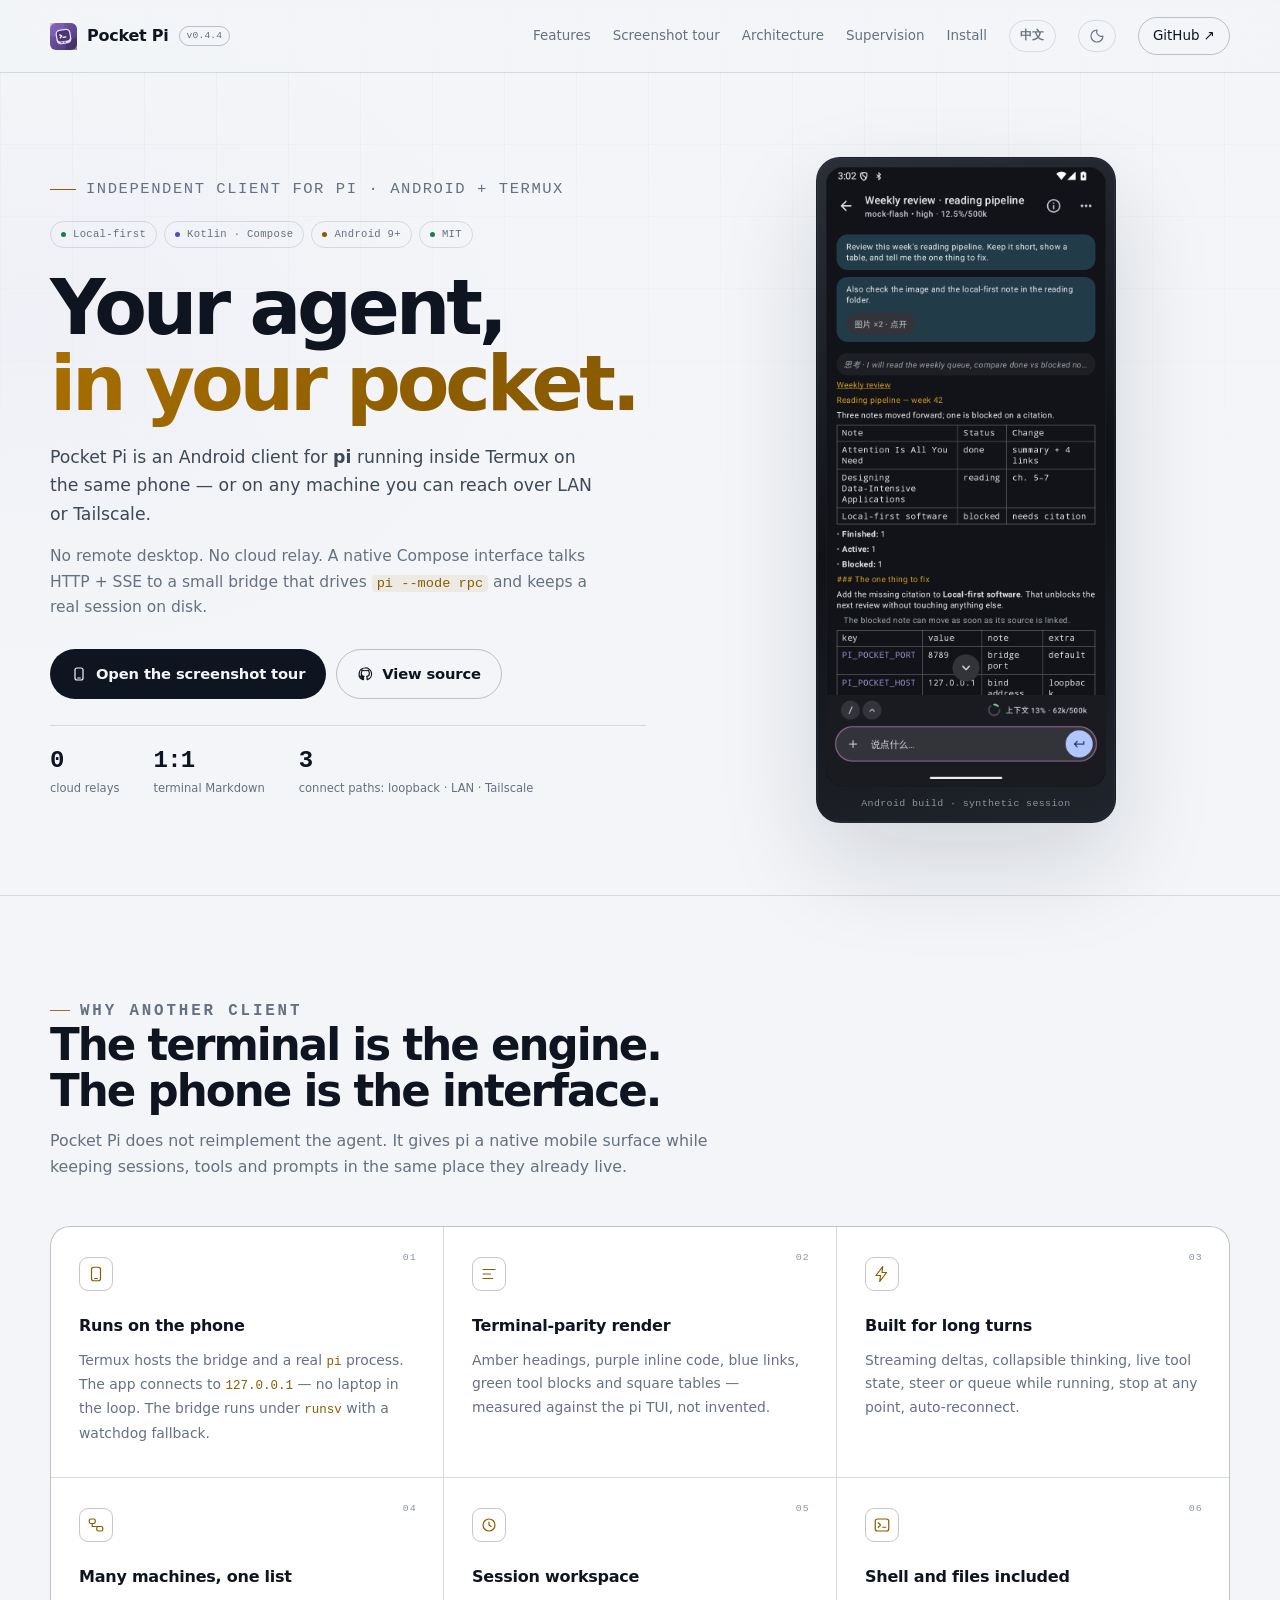
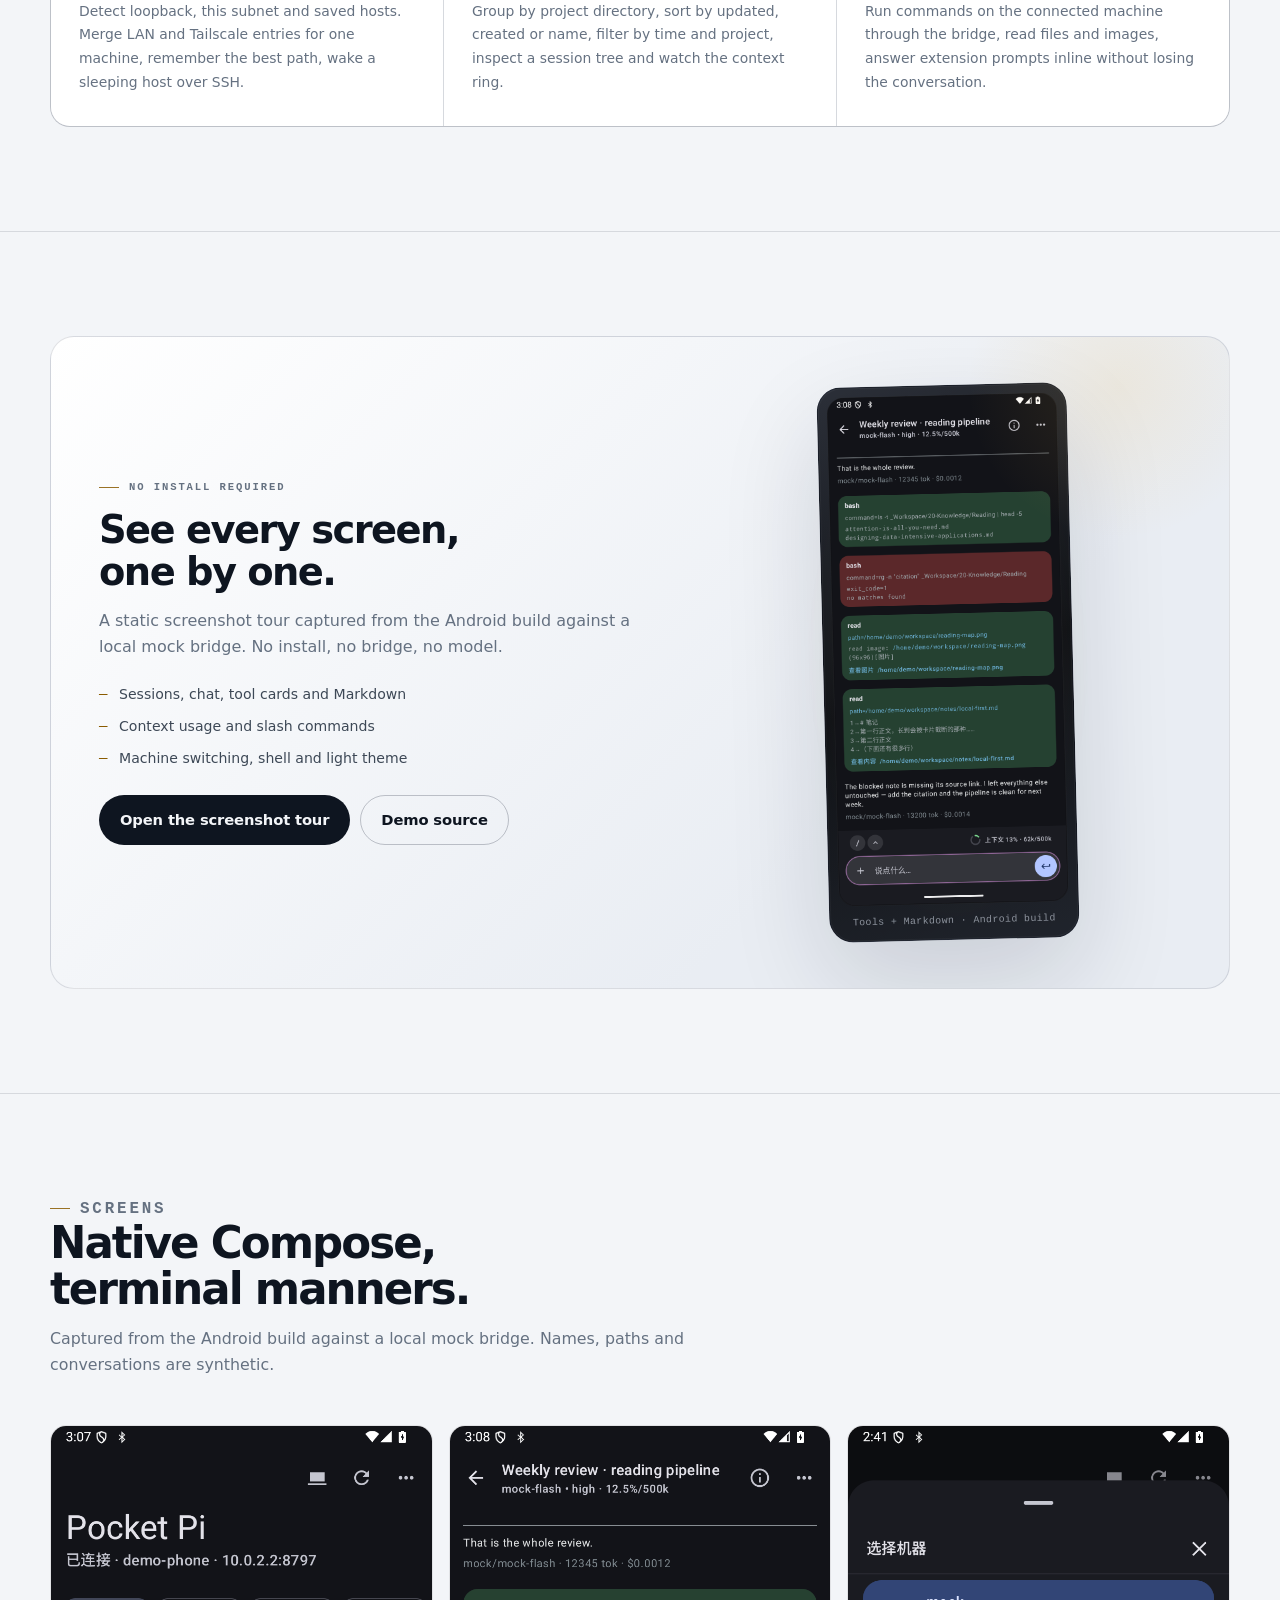
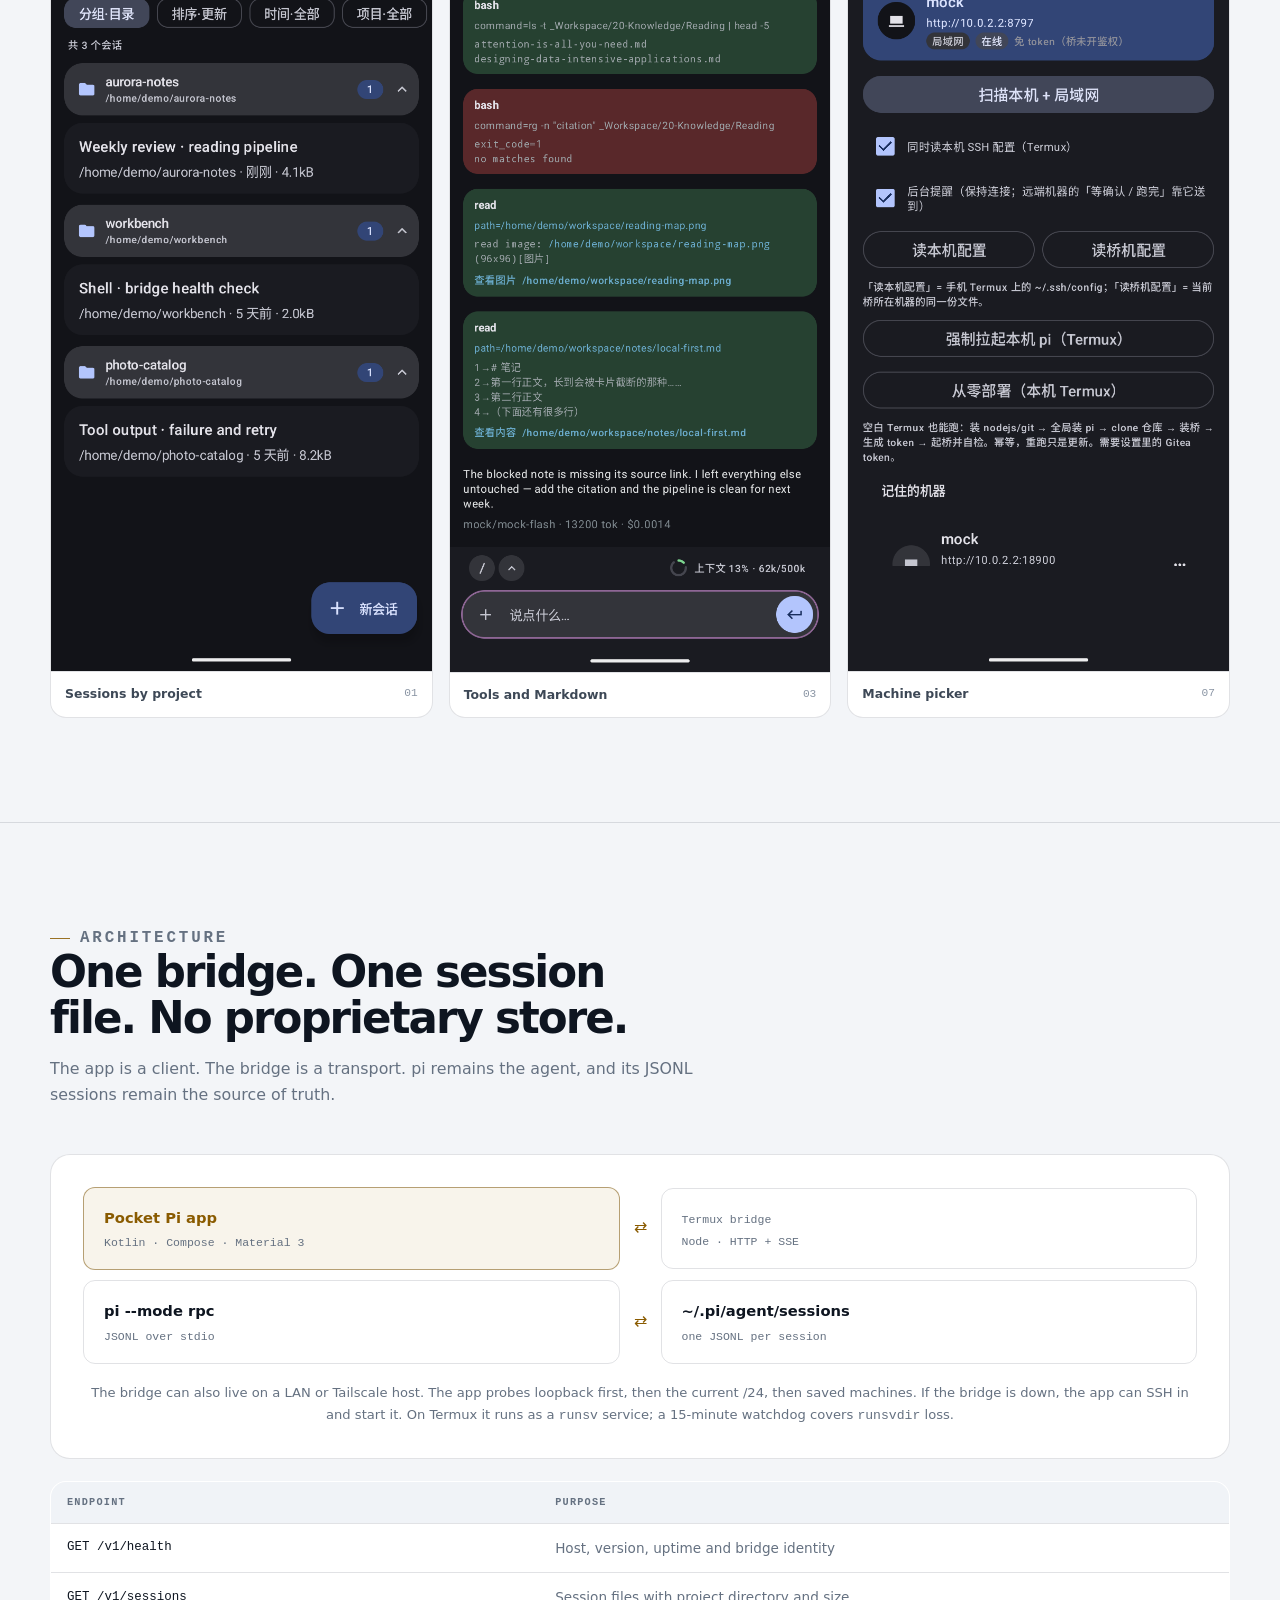
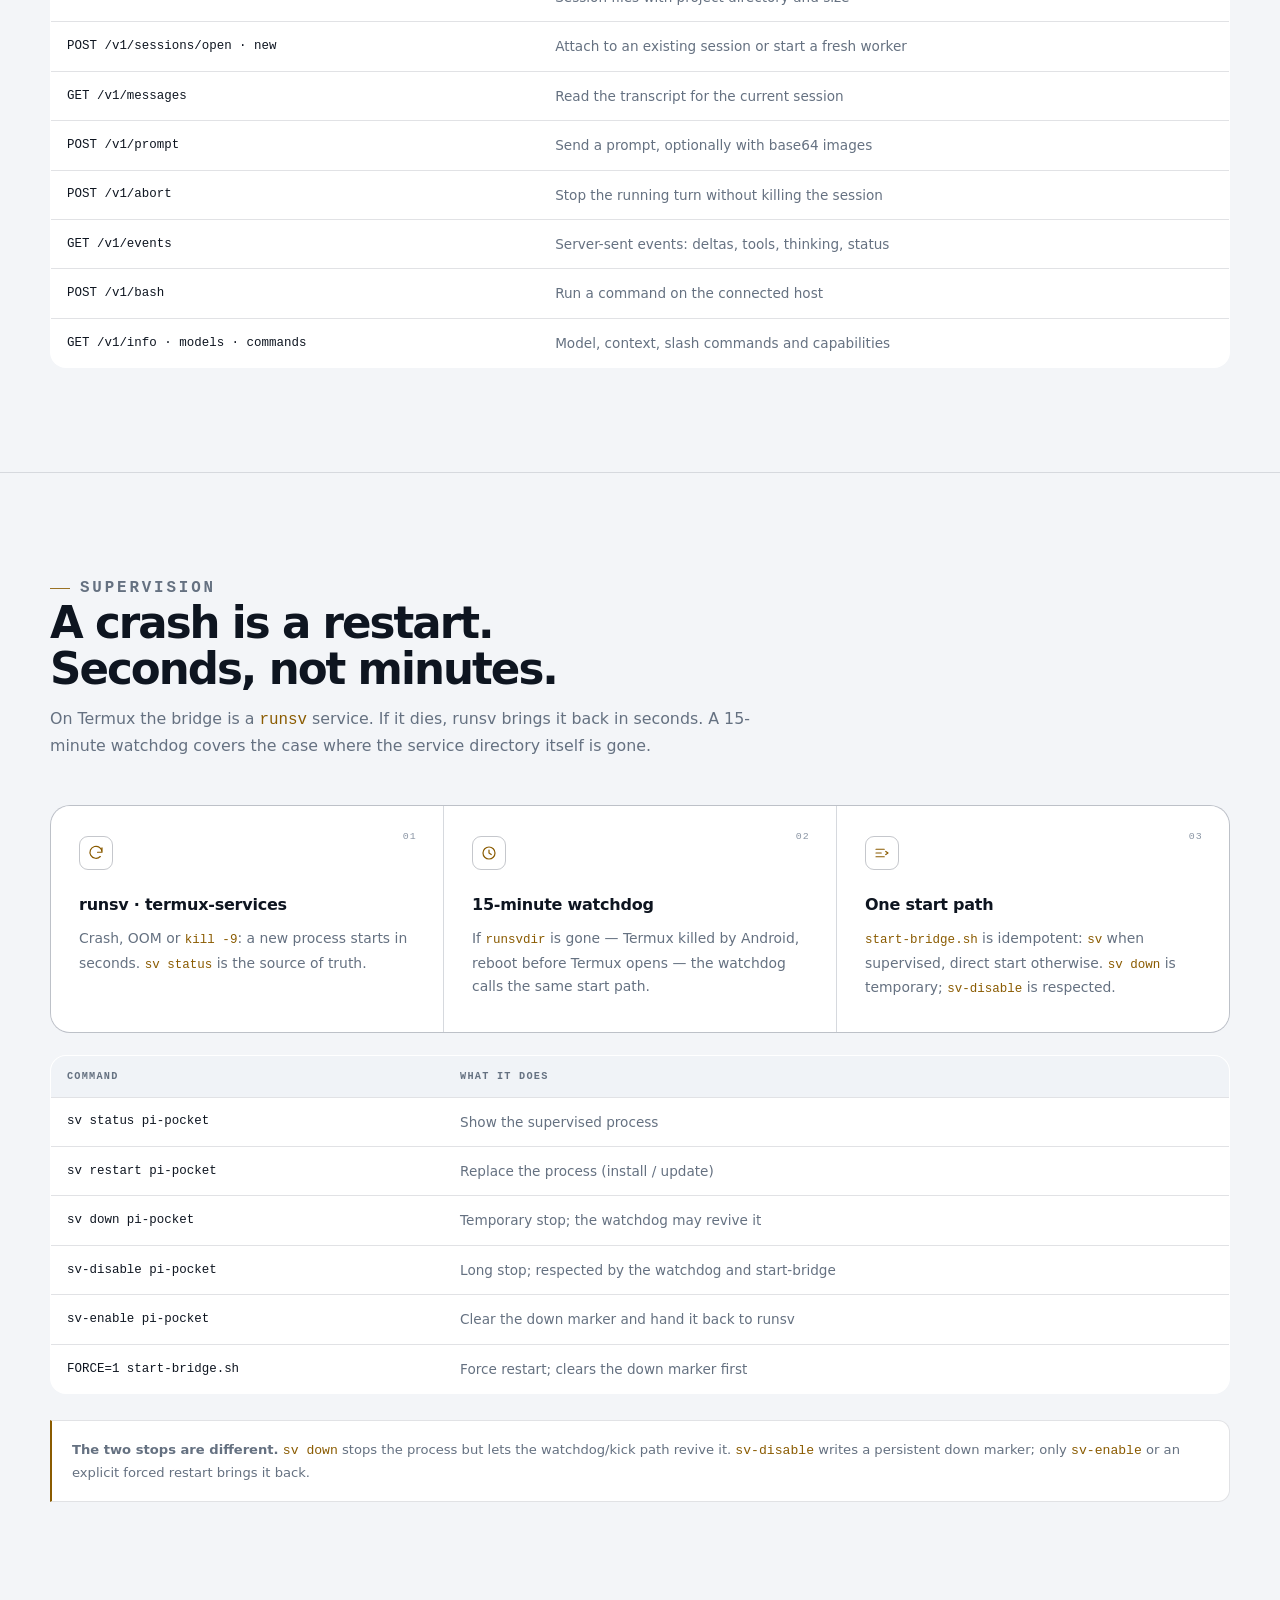
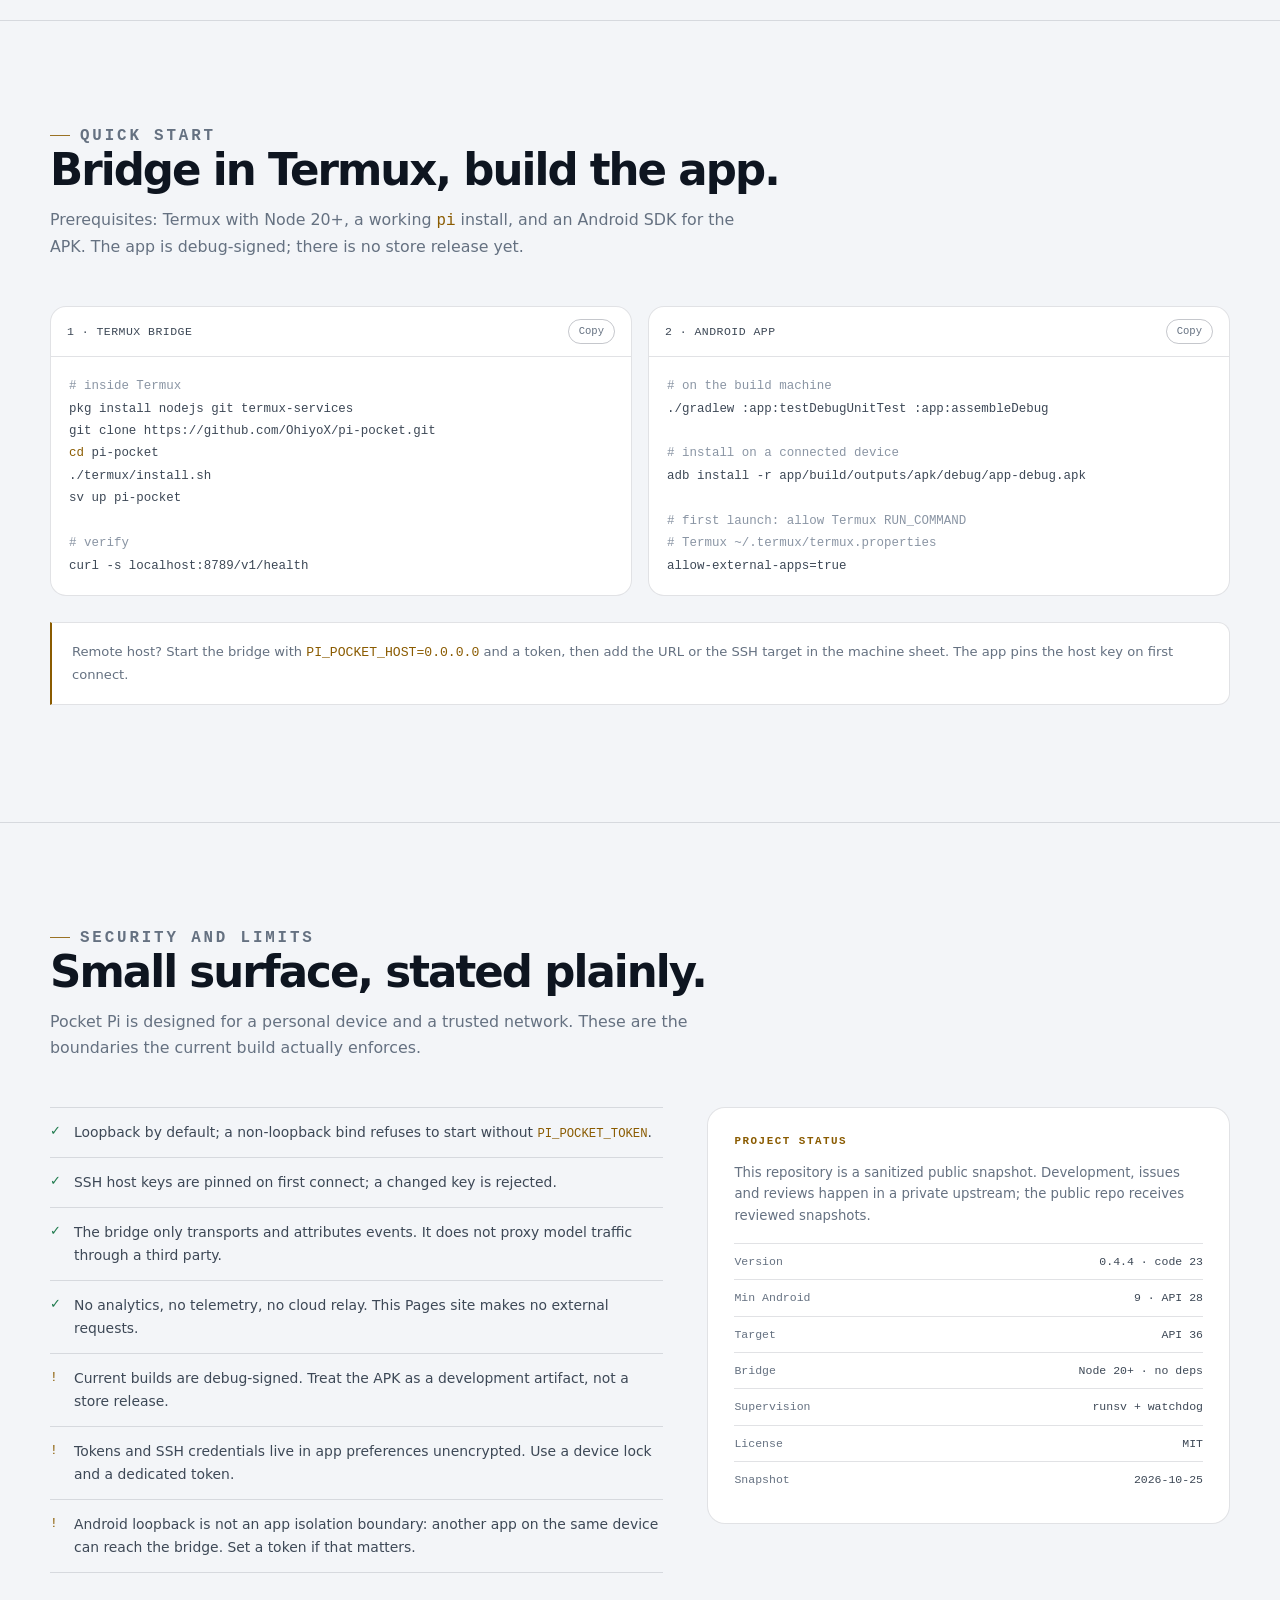
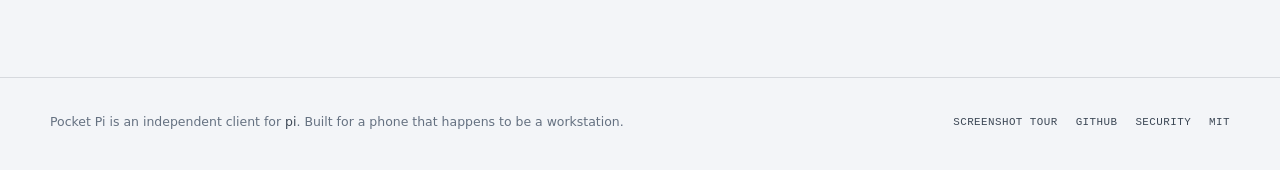
<file: demo/index.html>
<!doctype html>
<html lang="en" data-lang="en">
<head>
<meta charset="utf-8">
<meta name="viewport" content="width=device-width, initial-scale=1">
<title>Pocket Pi — a local-first Android client for pi</title>
<meta name="description" content="Pocket Pi is an Android client for pi running inside Termux on the same phone, or on any LAN/Tailscale host. Terminal-parity chat, streaming tools, multi-machine switching and SSH wake-up.">
<meta property="og:title" content="Pocket Pi — your agent, in your pocket">
<meta property="og:description" content="A local-first Android client for pi. Native Compose UI over a Termux HTTP + SSE bridge. No cloud relay.">
<meta property="og:type" content="website">
<meta name="theme-color" content="#08090c">
<link rel="icon" href="assets/logo.svg" type="image/svg+xml">
<link rel="stylesheet" href="assets/styles.css">
</head>
<body class="site-page" data-title-en="Pocket Pi — a local-first Android client for pi" data-title-zh="Pocket Pi — 本地优先的 pi Android 客户端">
<div class="scroll-progress" id="scrollProgress" aria-hidden="true"></div>
<a class="skip" href="#main">Skip to content</a>

<nav class="site-nav" aria-label="Main">
  <div class="wrap nav-inner">
    <a class="brand" href="index.html">
      <img src="assets/logo.svg" alt="">
      <span>Pocket Pi</span>
      <span class="version">v0.4.4</span>
    </a>
    <div class="nav-links">
      <a href="#features"><span class="i18n-en">Features</span><span class="i18n-zh">功能</span></a>
      <a href="demo.html"><span class="i18n-en">Screenshot tour</span><span class="i18n-zh">截图导览</span></a>
      <a href="#architecture"><span class="i18n-en">Architecture</span><span class="i18n-zh">架构</span></a>
      <a href="#supervision"><span class="i18n-en">Supervision</span><span class="i18n-zh">监督</span></a>
      <a href="#install"><span class="i18n-en">Install</span><span class="i18n-zh">安装</span></a>
      <button class="lang-toggle" id="langToggle" type="button" aria-label="切换到中文"><span id="langToggleLabel">中文</span></button>
      <button class="icon-button" id="siteTheme" type="button" aria-label="Switch theme">
        <svg viewBox="0 0 24 24" aria-hidden="true"><path d="M12 3a9 9 0 1 0 9 9 7 7 0 0 1-9-9Z"/></svg>
      </button>
      <a class="nav-cta" href="https://github.com/OhiyoX/pi-pocket" rel="noopener">GitHub ↗</a>
    </div>
  </div>
</nav>

<main id="main"><span id="top"></span>

  <!-- ================= HERO ================= -->
  <section class="hero">
    <div class="wrap hero-grid">
      <div>
        <p class="kicker"><span class="i18n-en">Independent client for pi · Android + Termux</span><span class="i18n-zh">pi 的独立客户端 · Android + Termux</span></p>
        <div class="badges">
          <span class="pill"><span class="dot"></span><span class="i18n-en">Local-first</span><span class="i18n-zh">本地优先</span></span>
          <span class="pill purple"><span class="dot"></span>Kotlin · Compose</span>
          <span class="pill amber"><span class="dot"></span>Android 9+</span>
          <span class="pill"><span class="dot"></span>MIT</span>
        </div>
        <h1>
          <span class="i18n-en">Your agent,<br><span class="grad">in your pocket.</span></span>
          <span class="i18n-zh">你的 Agent，<br><span class="grad">就在口袋里。</span></span>
        </h1>
        <p class="lead i18n-en">Pocket Pi is an Android client for <strong>pi</strong> running inside Termux on the same phone — or on any machine you can reach over LAN or Tailscale.</p>
        <p class="lead i18n-zh">Pocket Pi 是 <strong>pi</strong> 的 Android 客户端：pi 跑在同一台手机的 Termux 里，也可以连局域网或 Tailscale 上的任意机器。</p>
        <p class="i18n-en">No remote desktop. No cloud relay. A native Compose interface talks HTTP + SSE to a small bridge that drives <code>pi --mode rpc</code> and keeps a real session on disk.</p>
        <p class="i18n-zh">不是远程桌面，也没有云中转。原生 Compose 界面通过 HTTP + SSE 连接一个小桥；桥驱动 <code>pi --mode rpc</code>，并把真实会话留在磁盘上。</p>
        <div class="hero-actions">
          <a class="btn btn-primary" href="demo.html">
            <svg viewBox="0 0 24 24" aria-hidden="true"><rect x="6" y="3" width="12" height="18" rx="3"/><path d="M10 18h4"/></svg>
            <span class="i18n-en">Open the screenshot tour</span><span class="i18n-zh">打开截图导览</span>
          </a>
          <a class="btn btn-ghost" href="https://github.com/OhiyoX/pi-pocket" rel="noopener">
            <svg viewBox="0 0 24 24" aria-hidden="true"><path d="M12 3a9 9 0 0 0-2.8 17.5c.5.1.6-.2.6-.5v-1.8c-2.5.5-3-1.2-3-1.2-.4-1-1-1.3-1-1.3-.8-.6.1-.6.1-.6.9.1 1.4.9 1.4.9.8 1.4 2.1 1 2.6.8.1-.6.3-1 .6-1.2-2-.2-4.1-1-4.1-4.5 0-1 .4-1.8 1-2.5-.1-.2-.4-1.2.1-2.5 0 0 .8-.3 2.6 1a9 9 0 0 1 4.8 0c1.8-1.3 2.6-1 2.6-1 .5 1.3.2 2.3.1 2.5.6.7 1 1.5 1 2.5 0 3.5-2.1 4.3-4.1 4.5.3.3.6.8.6 1.7V20c0 .3.2.6.6.5A9 9 0 0 0 12 3Z"/></svg>
            <span class="i18n-en">View source</span><span class="i18n-zh">查看源码</span>
          </a>
        </div>
        <div class="stat-row">
          <div class="stat"><b>0</b><span class="i18n-en">cloud relays</span><span class="i18n-zh">云中转</span></div>
          <div class="stat"><b>1:1</b><span class="i18n-en">terminal Markdown</span><span class="i18n-zh">终端 Markdown</span></div>
          <div class="stat"><b>3</b><span class="i18n-en">connect paths: loopback · LAN · Tailscale</span><span class="i18n-zh">连接路径：本机 · 局域网 · Tailscale</span></div>
        </div>
      </div>

      <figure class="phone-figure">
        <div class="screen"><img src="screenshots/02-chat-markdown.png" alt="Pocket Pi chat with terminal-parity Markdown" width="720" height="1600"></div>
        <figcaption><span class="i18n-en">Android build · synthetic session</span><span class="i18n-zh">Android 实机截图 · 合成会话</span></figcaption>
      </figure>
    </div>
  </section>

  <!-- ================= FEATURES ================= -->
  <section class="section" id="features">
    <div class="wrap">
      <div class="section-head">
        <p class="eyebrow"><span class="i18n-en">Why another client</span><span class="i18n-zh">为什么再做一个客户端</span></p>
        <h2>
          <span class="i18n-en">The terminal is the engine.<br>The phone is the interface.</span>
          <span class="i18n-zh">终端是引擎，<br>手机是界面。</span>
        </h2>
        <p class="i18n-en">Pocket Pi does not reimplement the agent. It gives pi a native mobile surface while keeping sessions, tools and prompts in the same place they already live.</p>
        <p class="i18n-zh">Pocket Pi 不重写 Agent，只给 pi 一个原生手机界面；会话、工具与提示词仍留在原来的位置。</p>
      </div>

      <div class="feature-grid">
        <article class="feature">
          <div class="feature-icon"><svg viewBox="0 0 24 24" aria-hidden="true"><rect x="6" y="3" width="12" height="18" rx="3"/><path d="M10 18h4"/></svg></div>
          <h3><span class="i18n-en">Runs on the phone</span><span class="i18n-zh">就在手机里跑</span></h3>
          <p class="i18n-en">Termux hosts the bridge and a real <code>pi</code> process. The app connects to <code>127.0.0.1</code> — no laptop in the loop. The bridge runs under <code>runsv</code> with a watchdog fallback.</p>
          <p class="i18n-zh">Termux 承载桥和真正的 <code>pi</code> 进程，app 连接 <code>127.0.0.1</code>，不需要一台电脑中转；桥由 <code>runsv</code> 监督，另有 watchdog 兜底。</p>
        </article>
        <article class="feature">
          <div class="feature-icon"><svg viewBox="0 0 24 24" aria-hidden="true"><path d="M4 6h16M4 12h10M4 18h13"/></svg></div>
          <h3><span class="i18n-en">Terminal-parity render</span><span class="i18n-zh">终端口径渲染</span></h3>
          <p class="i18n-en">Amber headings, purple inline code, blue links, green tool blocks and square tables — measured against the pi TUI, not invented.</p>
          <p class="i18n-zh">琥珀标题、紫色行内码、蓝色链接、绿色工具块与方角表格——对照 pi 终端实测，而不是凭空设计。</p>
        </article>
        <article class="feature">
          <div class="feature-icon"><svg viewBox="0 0 24 24" aria-hidden="true"><path d="M13 2 4 14h6l-1 8 9-12h-6l1-8Z"/></svg></div>
          <h3><span class="i18n-en">Built for long turns</span><span class="i18n-zh">为长回合设计</span></h3>
          <p class="i18n-en">Streaming deltas, collapsible thinking, live tool state, steer or queue while running, stop at any point, auto-reconnect.</p>
          <p class="i18n-zh">流式增量、可折叠思考、工具实时状态；运行中可 steer 或排队，随时停止，断线自动重连。</p>
        </article>
        <article class="feature">
          <div class="feature-icon"><svg viewBox="0 0 24 24" aria-hidden="true"><rect x="3" y="4" width="8" height="6" rx="2"/><rect x="13" y="14" width="8" height="6" rx="2"/><path d="M7 10v4h10"/></svg></div>
          <h3><span class="i18n-en">Many machines, one list</span><span class="i18n-zh">多台机器，一个列表</span></h3>
          <p class="i18n-en">Detect loopback, this subnet and saved hosts. Merge LAN and Tailscale entries for one machine, remember the best path, wake a sleeping host over SSH.</p>
          <p class="i18n-zh">自动探测本机、当前网段与已保存主机；同一台机器的局域网/Tailscale 入口合并成一条，记住最优路径，还能通过 SSH 唤醒休眠主机。</p>
        </article>
        <article class="feature">
          <div class="feature-icon"><svg viewBox="0 0 24 24" aria-hidden="true"><circle cx="12" cy="12" r="8"/><path d="M12 8v4l3 2"/></svg></div>
          <h3><span class="i18n-en">Session workspace</span><span class="i18n-zh">会话工作区</span></h3>
          <p class="i18n-en">Group by project directory, sort by updated, created or name, filter by time and project, inspect a session tree and watch the context ring.</p>
          <p class="i18n-zh">按项目目录分组，按更新/创建/名称排序，按时间与项目过滤；可看会话树，也有上下文环。</p>
        </article>
        <article class="feature">
          <div class="feature-icon"><svg viewBox="0 0 24 24" aria-hidden="true"><rect x="3" y="4" width="18" height="16" rx="3"/><path d="M7 9l3 3-3 3M13 15h4"/></svg></div>
          <h3><span class="i18n-en">Shell and files included</span><span class="i18n-zh">自带 Shell 与文件</span></h3>
          <p class="i18n-en">Run commands on the connected machine through the bridge, read files and images, answer extension prompts inline without losing the conversation.</p>
          <p class="i18n-zh">通过桥在已连接机器上执行命令，查看文件与图片；扩展交互请求就地应答，不打断对话。</p>
        </article>
      </div>
    </div>
  </section>

  <!-- ================= DEMO ================= -->
  <section class="section" id="demo">
    <div class="wrap">
      <div class="demo-callout">
        <div>
          <p class="eyebrow"><span class="i18n-en">No install required</span><span class="i18n-zh">无需安装</span></p>
          <h2><span class="i18n-en">See every screen,<br>one by one.</span><span class="i18n-zh">逐屏看清<br>每个界面。</span></h2>
          <p class="i18n-en">A static screenshot tour captured from the Android build against a local mock bridge. No install, no bridge, no model.</p>
          <p class="i18n-zh">从 Android 构建实拍的静态截图导览，连接本地假桥；不用安装、不用起桥、不调用模型。</p>
          <ul class="check-list i18n-en">
            <li>Sessions, chat, tool cards and Markdown</li>
            <li>Context usage and slash commands</li>
            <li>Machine switching, shell and light theme</li>
          </ul>
          <ul class="check-list i18n-zh">
            <li>会话列表、对话、工具卡与 Markdown</li>
            <li>上下文用量与斜杠命令</li>
            <li>机器切换、Shell 与浅色主题</li>
          </ul>
          <div class="hero-actions" style="margin-bottom:0">
            <a class="btn btn-primary" href="demo.html"><span class="i18n-en">Open the screenshot tour</span><span class="i18n-zh">打开截图导览</span></a>
            <a class="btn btn-ghost" href="https://github.com/OhiyoX/pi-pocket/tree/main/demo" rel="noopener"><span class="i18n-en">Demo source</span><span class="i18n-zh">Demo 源码</span></a>
          </div>
        </div>
        <figure class="phone-figure">
          <div class="screen"><img src="screenshots/03-tool-cards.png" alt="Tool cards with success, failure and file results" width="720" height="1600" loading="lazy"></div>
          <figcaption><span class="i18n-en">Tools + Markdown · Android build</span><span class="i18n-zh">工具卡 + Markdown · Android 实拍</span></figcaption>
        </figure>
      </div>
    </div>
  </section>

  <!-- ================= SCREENS ================= -->
  <section class="section" id="screens">
    <div class="wrap">
      <div class="section-head">
        <p class="eyebrow"><span class="i18n-en">Screens</span><span class="i18n-zh">界面</span></p>
        <h2><span class="i18n-en">Native Compose, terminal manners.</span><span class="i18n-zh">原生 Compose，终端规矩。</span></h2>
        <p class="i18n-en">Captured from the Android build against a local mock bridge. Names, paths and conversations are synthetic.</p>
        <p class="i18n-zh">由 Android 构建实拍，连接本地假桥；名称、路径与会话内容均为合成。</p>
      </div>
      <div class="gallery">
        <figure class="shot">
          <a href="demo.html#screen-01"><img src="screenshots/01-sessions-dark.png" alt="Session list grouped by project directory" loading="lazy" width="720" height="1600"></a>
          <figcaption><b><span class="i18n-en">Sessions by project</span><span class="i18n-zh">按项目分组的会话</span></b><span class="num">01</span></figcaption>
        </figure>
        <figure class="shot">
          <a href="demo.html#screen-03"><img src="screenshots/03-tool-cards.png" alt="Tool cards with success and failure states" loading="lazy" width="720" height="1600"></a>
          <figcaption><b><span class="i18n-en">Tools and Markdown</span><span class="i18n-zh">工具卡与 Markdown</span></b><span class="num">03</span></figcaption>
        </figure>
        <figure class="shot">
          <a href="demo.html#screen-07"><img src="screenshots/07-machines.png" alt="Machine picker with bridge and Termux actions" loading="lazy" width="720" height="1600"></a>
          <figcaption><b><span class="i18n-en">Machine picker</span><span class="i18n-zh">机器选择</span></b><span class="num">07</span></figcaption>
        </figure>
      </div>
    </div>
  </section>

  <!-- ================= ARCHITECTURE ================= -->
  <section class="section" id="architecture">
    <div class="wrap">
      <div class="section-head">
        <p class="eyebrow"><span class="i18n-en">Architecture</span><span class="i18n-zh">架构</span></p>
        <h2><span class="i18n-en">One bridge. One session file. No proprietary store.</span><span class="i18n-zh">一个桥，一份会话文件，不锁进专有存储。</span></h2>
        <p class="i18n-en">The app is a client. The bridge is a transport. pi remains the agent, and its JSONL sessions remain the source of truth.</p>
        <p class="i18n-zh">app 是客户端，桥是传输层；pi 仍是 Agent，JSONL 会话文件仍是唯一事实来源。</p>
      </div>
      <div class="arch">
        <div class="arch-row">
          <div class="arch-box hot"><b>Pocket Pi app</b><span>Kotlin · Compose · Material 3</span></div>
          <div class="arch-arrow">⇄</div>
          <div class="arch-box"><b><span class="i18n-en">Termux bridge</span><span class="i18n-zh">Termux 桥</span></b><span>Node · HTTP + SSE</span></div>
        </div>
        <div class="arch-row">
          <div class="arch-box"><b>pi --mode rpc</b><span>JSONL over stdio</span></div>
          <div class="arch-arrow">⇄</div>
          <div class="arch-box"><b>~/.pi/agent/sessions</b><span class="i18n-en">one JSONL per session</span><span class="i18n-zh">每个会话一个 JSONL</span></div>
        </div>
        <p class="arch-note i18n-en">The bridge can also live on a LAN or Tailscale host. The app probes loopback first, then the current /24, then saved machines. If the bridge is down, the app can SSH in and start it. On Termux it runs as a <code>runsv</code> service; a 15-minute watchdog covers <code>runsvdir</code> loss.</p>
        <p class="arch-note i18n-zh">桥也可以跑在局域网或 Tailscale 主机上。app 先探测本机，再扫当前 /24，最后试已保存机器；桥没起时可以 SSH 进去拉起。Termux 上桥是 <code>runsv</code> 服务，<code>runsvdir</code> 不在时由 15 分钟 watchdog 兜底。</p>
      </div>

      <table class="proto-table" style="margin-top:22px">
        <thead><tr><th>Endpoint</th><th><span class="i18n-en">Purpose</span><span class="i18n-zh">用途</span></th></tr></thead>
        <tbody>
          <tr><td>GET /v1/health</td><td><span class="i18n-en">Host, version, uptime and bridge identity</span><span class="i18n-zh">主机、版本、运行时长与桥身份</span></td></tr>
          <tr><td>GET /v1/sessions</td><td><span class="i18n-en">Session files with project directory and size</span><span class="i18n-zh">会话文件、项目目录与大小</span></td></tr>
          <tr><td>POST /v1/sessions/open · new</td><td><span class="i18n-en">Attach to an existing session or start a fresh worker</span><span class="i18n-zh">接入已有会话，或新建一个 worker</span></td></tr>
          <tr><td>GET /v1/messages</td><td><span class="i18n-en">Read the transcript for the current session</span><span class="i18n-zh">读取当前会话的完整转录</span></td></tr>
          <tr><td>POST /v1/prompt</td><td><span class="i18n-en">Send a prompt, optionally with base64 images</span><span class="i18n-zh">发送提示词，可附带 base64 图片</span></td></tr>
          <tr><td>POST /v1/abort</td><td><span class="i18n-en">Stop the running turn without killing the session</span><span class="i18n-zh">停止当前回合，不杀会话</span></td></tr>
          <tr><td>GET /v1/events</td><td><span class="i18n-en">Server-sent events: deltas, tools, thinking, status</span><span class="i18n-zh">SSE：增量、工具、思考与状态</span></td></tr>
          <tr><td>POST /v1/bash</td><td><span class="i18n-en">Run a command on the connected host</span><span class="i18n-zh">在已连接主机上执行命令</span></td></tr>
          <tr><td>GET /v1/info · models · commands</td><td><span class="i18n-en">Model, context, slash commands and capabilities</span><span class="i18n-zh">模型、上下文、斜杠命令与能力</span></td></tr>
        </tbody>
      </table>
    </div>
  </section>

  <!-- ================= SUPERVISION ================= -->
  <section class="section" id="supervision">
    <div class="wrap">
      <div class="section-head">
        <p class="eyebrow"><span class="i18n-en">Supervision</span><span class="i18n-zh">桥的监督</span></p>
        <h2>
          <span class="i18n-en">A crash is a restart.<br>Seconds, not minutes.</span>
          <span class="i18n-zh">崩了就重启，<br>是秒级，不是 15 分钟。</span>
        </h2>
        <p class="i18n-en">On Termux the bridge is a <code>runsv</code> service. If it dies, runsv brings it back in seconds. A 15-minute watchdog covers the case where the service directory itself is gone.</p>
        <p class="i18n-zh">在 Termux 上，桥是 <code>runsv</code> 服务：进程挂了，runsv 秒级拉回；服务目录本身不在时，由 15 分钟一次 watchdog 兜底。</p>
      </div>

      <div class="feature-grid">
        <article class="feature">
          <div class="feature-icon"><svg viewBox="0 0 24 24" aria-hidden="true"><path d="M20 11a8 8 0 1 0-2.3 5.7M20 5v6h-6"/></svg></div>
          <h3><span class="i18n-en">runsv · termux-services</span><span class="i18n-zh">runsv · termux-services</span></h3>
          <p class="i18n-en">Crash, OOM or <code>kill -9</code>: a new process starts in seconds. <code>sv status</code> is the source of truth.</p>
          <p class="i18n-zh">崩溃、OOM 或 <code>kill -9</code>，新进程秒级起来；<code>sv status</code> 就是状态事实源。</p>
        </article>
        <article class="feature">
          <div class="feature-icon"><svg viewBox="0 0 24 24" aria-hidden="true"><circle cx="12" cy="12" r="8"/><path d="M12 8v4l3 2"/></svg></div>
          <h3><span class="i18n-en">15-minute watchdog</span><span class="i18n-zh">15 分钟 watchdog</span></h3>
          <p class="i18n-en">If <code>runsvdir</code> is gone — Termux killed by Android, reboot before Termux opens — the watchdog calls the same start path.</p>
          <p class="i18n-zh">如果 <code>runsvdir</code> 不在——Termux 被系统杀掉、重启后还没打开 Termux——watchdog 会走同一条启动路径。</p>
        </article>
        <article class="feature">
          <div class="feature-icon"><svg viewBox="0 0 24 24" aria-hidden="true"><path d="M4 7h11M4 12h7M4 17h11M17 10l3 2-3 2"/></svg></div>
          <h3><span class="i18n-en">One start path</span><span class="i18n-zh">一个启动入口</span></h3>
          <p class="i18n-en"><code>start-bridge.sh</code> is idempotent: <code>sv</code> when supervised, direct start otherwise. <code>sv down</code> is temporary; <code>sv-disable</code> is respected.</p>
          <p class="i18n-zh"><code>start-bridge.sh</code> 幂等：有服务用 <code>sv</code>，没有才直起；<code>sv down</code> 只是临时停，<code>sv-disable</code> 会被尊重。</p>
        </article>
      </div>

      <table class="proto-table" style="margin-top:22px">
        <thead><tr><th><span class="i18n-en">Command</span><span class="i18n-zh">命令</span></th><th><span class="i18n-en">What it does</span><span class="i18n-zh">作用</span></th></tr></thead>
        <tbody>
          <tr><td>sv status pi-pocket</td><td><span class="i18n-en">Show the supervised process</span><span class="i18n-zh">查看监督状态</span></td></tr>
          <tr><td>sv restart pi-pocket</td><td><span class="i18n-en">Replace the process (install / update)</span><span class="i18n-zh">换进程（安装 / 更新）</span></td></tr>
          <tr><td>sv down pi-pocket</td><td><span class="i18n-en">Temporary stop; the watchdog may revive it</span><span class="i18n-zh">临时停；watchdog 可能拉回</span></td></tr>
          <tr><td>sv-disable pi-pocket</td><td><span class="i18n-en">Long stop; respected by the watchdog and start-bridge</span><span class="i18n-zh">长期停用；watchdog 与启动器都尊重</span></td></tr>
          <tr><td>sv-enable pi-pocket</td><td><span class="i18n-en">Clear the down marker and hand it back to runsv</span><span class="i18n-zh">清除停用标记，交回 runsv</span></td></tr>
          <tr><td>FORCE=1 start-bridge.sh</td><td><span class="i18n-en">Force restart; clears the down marker first</span><span class="i18n-zh">强制重启；先清停用标记</span></td></tr>
        </tbody>
      </table>
      <p class="capture-note">
        <span class="i18n-en"><strong>The two stops are different.</strong> <code>sv down</code> stops the process but lets the watchdog/kick path revive it. <code>sv-disable</code> writes a persistent down marker; only <code>sv-enable</code> or an explicit forced restart brings it back.</span>
        <span class="i18n-zh"><strong>两个“停”不一样。</strong><code>sv down</code> 只停进程，watchdog / 下次拉起仍可能恢复；<code>sv-disable</code> 写持久 down 标记，只有 <code>sv-enable</code> 或显式强制重启才会恢复。</span>
      </p>
    </div>
  </section>

  <!-- ================= INSTALL ================= -->
  <section class="section" id="install">
    <div class="wrap">
      <div class="section-head">
        <p class="eyebrow"><span class="i18n-en">Quick start</span><span class="i18n-zh">快速开始</span></p>
        <h2><span class="i18n-en">Bridge in Termux, build the app.</span><span class="i18n-zh">在 Termux 起桥，构建 app。</span></h2>
        <p class="i18n-en">Prerequisites: Termux with Node 20+, a working <code>pi</code> install, and an Android SDK for the APK. The app is debug-signed; there is no store release yet.</p>
        <p class="i18n-zh">前置条件：Termux 与 Node 20+、可用的 <code>pi</code>、以及用于打包的 Android SDK。app 目前是 debug 签名，尚未上架商店。</p>
      </div>
      <div class="quick-grid">
        <div class="code-card">
          <div class="code-head"><span><span class="i18n-en">1 · Termux bridge</span><span class="i18n-zh">1 · Termux 桥</span></span><button class="copy" type="button" data-copy="code-termux"><span class="i18n-en">Copy</span><span class="i18n-zh">复制</span></button></div>
          <pre id="code-termux"><span class="c"># inside Termux</span>
pkg install nodejs git termux-services
git clone https://github.com/OhiyoX/pi-pocket.git
<span class="k">cd</span> pi-pocket
./termux/install.sh
sv up pi-pocket

<span class="c"># verify</span>
curl -s localhost:8789/v1/health</pre>
        </div>
        <div class="code-card">
          <div class="code-head"><span><span class="i18n-en">2 · Android app</span><span class="i18n-zh">2 · Android app</span></span><button class="copy" type="button" data-copy="code-app"><span class="i18n-en">Copy</span><span class="i18n-zh">复制</span></button></div>
          <pre id="code-app"><span class="c"># on the build machine</span>
./gradlew :app:testDebugUnitTest :app:assembleDebug

<span class="c"># install on a connected device</span>
adb install -r app/build/outputs/apk/debug/app-debug.apk

<span class="c"># first launch: allow Termux RUN_COMMAND</span>
<span class="c"># Termux ~/.termux/termux.properties</span>
allow-external-apps=true</pre>
        </div>
      </div>
      <p class="capture-note">
        <span class="i18n-en">Remote host? Start the bridge with <code>PI_POCKET_HOST=0.0.0.0</code> and a token, then add the URL or the SSH target in the machine sheet. The app pins the host key on first connect.</span>
        <span class="i18n-zh">连远端？用 <code>PI_POCKET_HOST=0.0.0.0</code> 和 token 启动桥，然后在机器面板里填 URL 或 SSH 目标；首次连接会固定主机密钥。</span>
      </p>
    </div>
  </section>

  <!-- ================= SECURITY ================= -->
  <section class="section" id="security">
    <div class="wrap">
      <div class="section-head">
        <p class="eyebrow"><span class="i18n-en">Security and limits</span><span class="i18n-zh">安全与边界</span></p>
        <h2><span class="i18n-en">Small surface, stated plainly.</span><span class="i18n-zh">边界写清楚，不夸大。</span></h2>
        <p class="i18n-en">Pocket Pi is designed for a personal device and a trusted network. These are the boundaries the current build actually enforces.</p>
        <p class="i18n-zh">Pocket Pi 面向个人设备与可信网络；以下是当前构建真实执行的边界。</p>
      </div>
      <div class="security-grid">
        <div>
          <ul class="security-list i18n-en">
            <li>Loopback by default; a non-loopback bind refuses to start without <code>PI_POCKET_TOKEN</code>.</li>
            <li>SSH host keys are pinned on first connect; a changed key is rejected.</li>
            <li>The bridge only transports and attributes events. It does not proxy model traffic through a third party.</li>
            <li>No analytics, no telemetry, no cloud relay. This Pages site makes no external requests.</li>
            <li class="warn">Current builds are debug-signed. Treat the APK as a development artifact, not a store release.</li>
            <li class="warn">Tokens and SSH credentials live in app preferences unencrypted. Use a device lock and a dedicated token.</li>
            <li class="warn">Android loopback is not an app isolation boundary: another app on the same device can reach the bridge. Set a token if that matters.</li>
          </ul>
          <ul class="security-list i18n-zh">
            <li>默认只绑回环；非回环绑定没有 <code>PI_POCKET_TOKEN</code> 会拒绝启动。</li>
            <li>SSH 主机密钥首次连接即固定，之后密钥变化会拒绝连接。</li>
            <li>桥只搬运并归属事件，不把模型流量转给第三方。</li>
            <li>无统计、无遥测、无云中转；这个 Pages 站点不请求任何外部资源。</li>
            <li class="warn">当前构建是 debug 签名，请当作开发产物，不是商店发布版。</li>
            <li class="warn">token 与 SSH 凭据存在 app prefs 里，未加密；请使用设备锁和专用 token。</li>
            <li class="warn">Android 的回环不是应用隔离边界：同机其它 app 也能连桥。介意就设 token。</li>
          </ul>
        </div>
        <div class="status-card">
          <h3><span class="i18n-en">Project status</span><span class="i18n-zh">项目状态</span></h3>
          <p class="i18n-en">This repository is a sanitized public snapshot. Development, issues and reviews happen in a private upstream; the public repo receives reviewed snapshots.</p>
          <p class="i18n-zh">本仓是脱敏后的公开快照；开发、Issue 与评审在私有上游完成，公开仓只接收已审核快照。</p>
          <div class="status-line"><span><span class="i18n-en">Version</span><span class="i18n-zh">版本</span></span><span>0.4.4 · code 23</span></div>
          <div class="status-line"><span><span class="i18n-en">Min Android</span><span class="i18n-zh">最低 Android</span></span><span>9 · API 28</span></div>
          <div class="status-line"><span><span class="i18n-en">Target</span><span class="i18n-zh">目标版本</span></span><span>API 36</span></div>
          <div class="status-line"><span><span class="i18n-en">Bridge</span><span class="i18n-zh">桥</span></span><span>Node 20+ · no deps</span></div>
          <div class="status-line"><span><span class="i18n-en">Supervision</span><span class="i18n-zh">监督</span></span><span>runsv + watchdog</span></div>
          <div class="status-line"><span><span class="i18n-en">License</span><span class="i18n-zh">许可证</span></span><span>MIT</span></div>
          <div class="status-line"><span><span class="i18n-en">Snapshot</span><span class="i18n-zh">快照</span></span><span>2026-10-25</span></div>
        </div>
      </div>
    </div>
  </section>

</main>

<footer class="site-footer">
  <div class="wrap footer-inner">
    <div>
      <span class="i18n-en">Pocket Pi is an independent client for <a href="https://pi.dev" rel="noopener">pi</a>. Built for a phone that happens to be a workstation.</span>
      <span class="i18n-zh">Pocket Pi 是 <a href="https://pi.dev" rel="noopener">pi</a> 的独立客户端，为“恰好也是工作站的手机”而做。</span>
    </div>
    <div class="footer-links">
      <a href="demo.html"><span class="i18n-en">Screenshot tour</span><span class="i18n-zh">截图导览</span></a>
      <a href="https://github.com/OhiyoX/pi-pocket" rel="noopener">GitHub</a>
      <a href="https://github.com/OhiyoX/pi-pocket/blob/main/SECURITY.md" rel="noopener"><span class="i18n-en">Security</span><span class="i18n-zh">安全</span></a>
      <a href="https://github.com/OhiyoX/pi-pocket/blob/main/LICENSE" rel="noopener">MIT</a>
    </div>
  </div>
</footer>

<div class="lightbox" id="lightbox" hidden role="dialog" aria-modal="true" aria-label="Image preview">
  <button class="icon-button lightbox-close" id="lightboxClose" type="button" aria-label="Close image">
    <svg viewBox="0 0 24 24" aria-hidden="true"><path d="M6 6l12 12M18 6L6 18"/></svg>
  </button>
  <img id="lightboxImage" alt="">
</div>

<script src="assets/landing.js"></script>
</body>
</html>
</file>
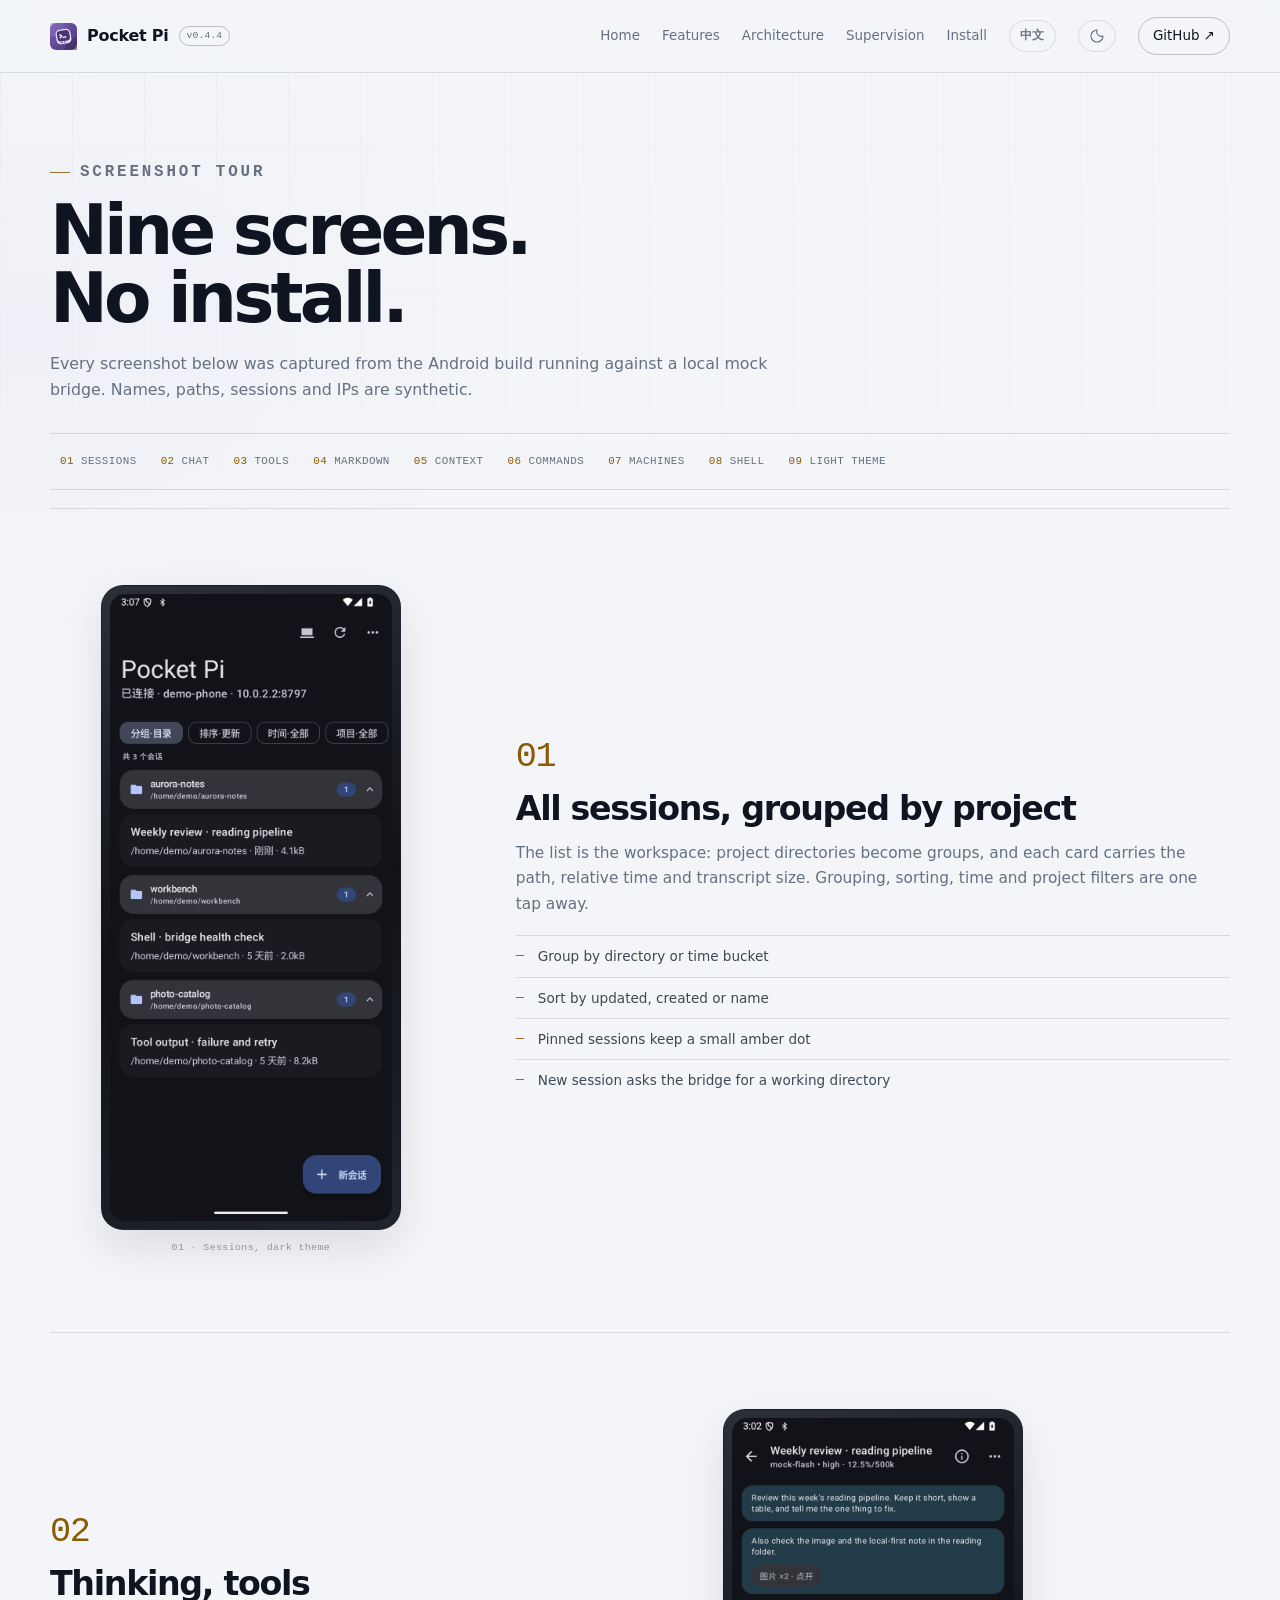
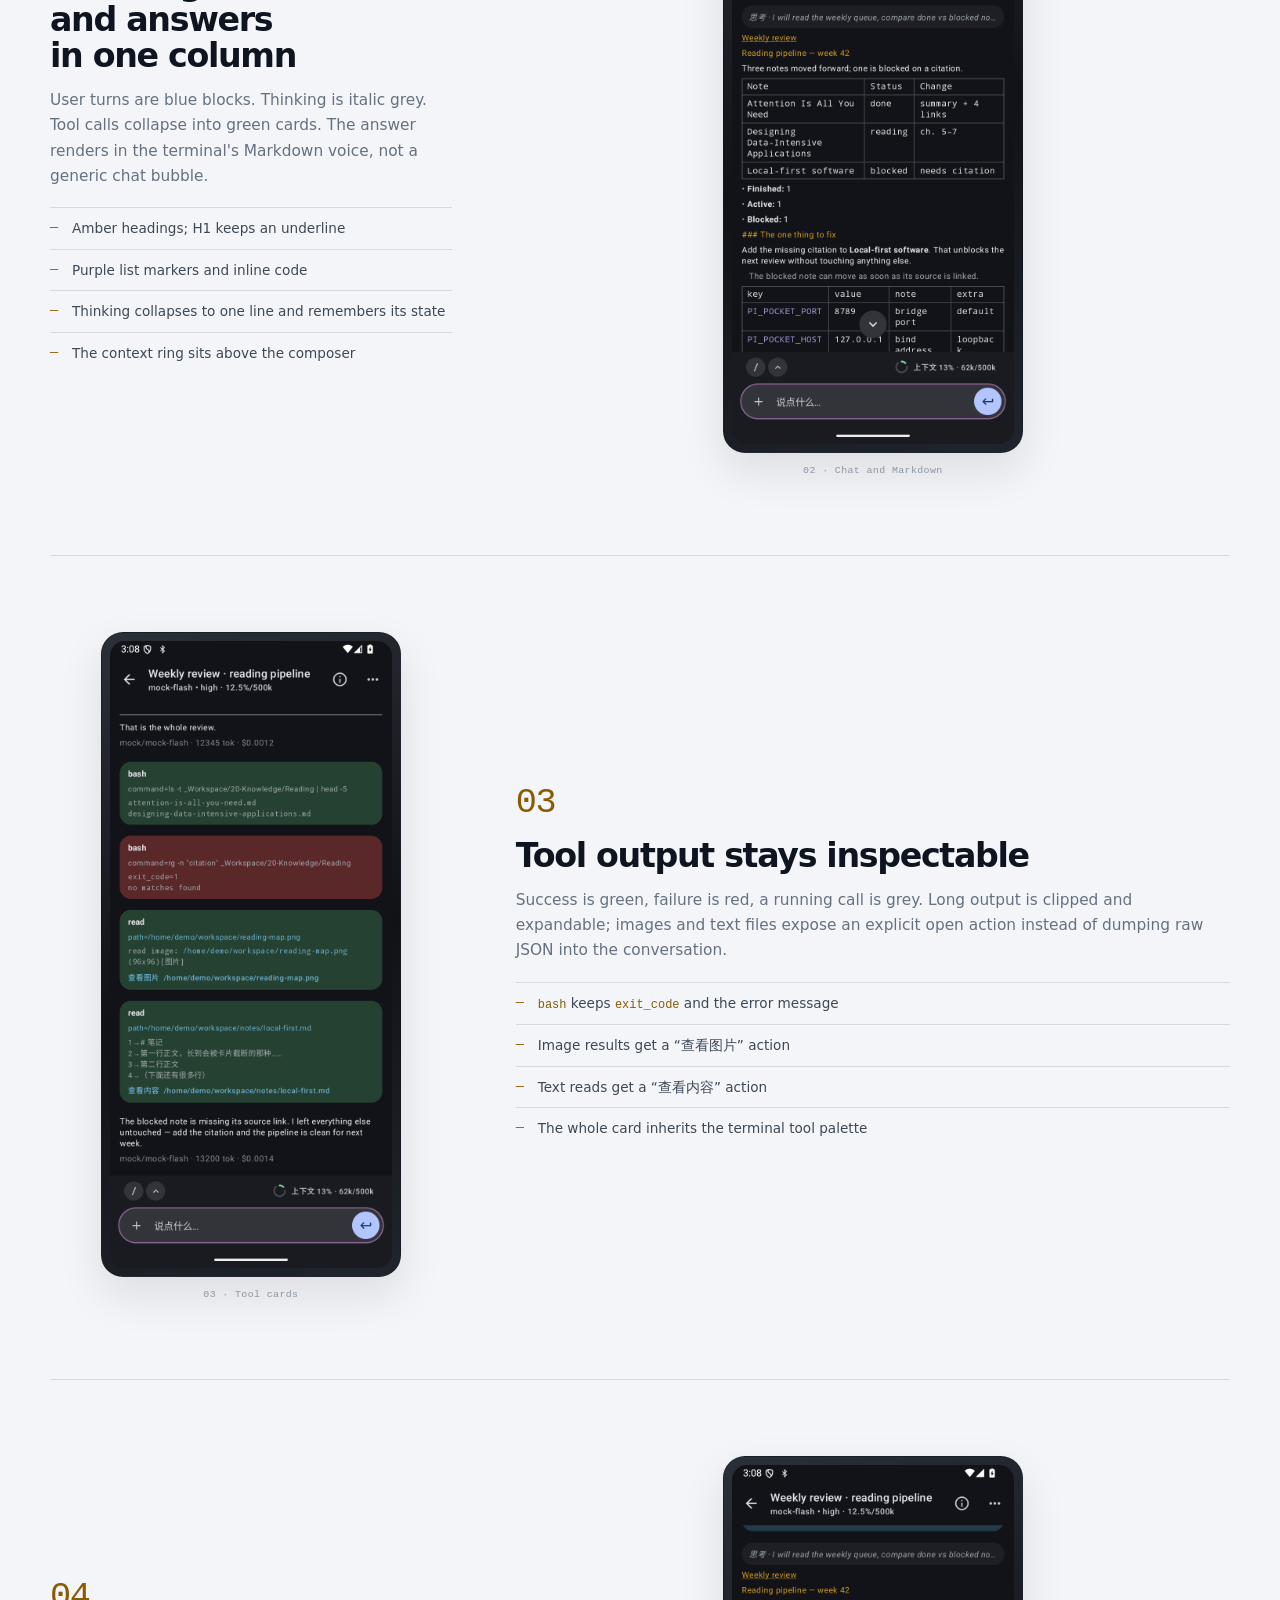
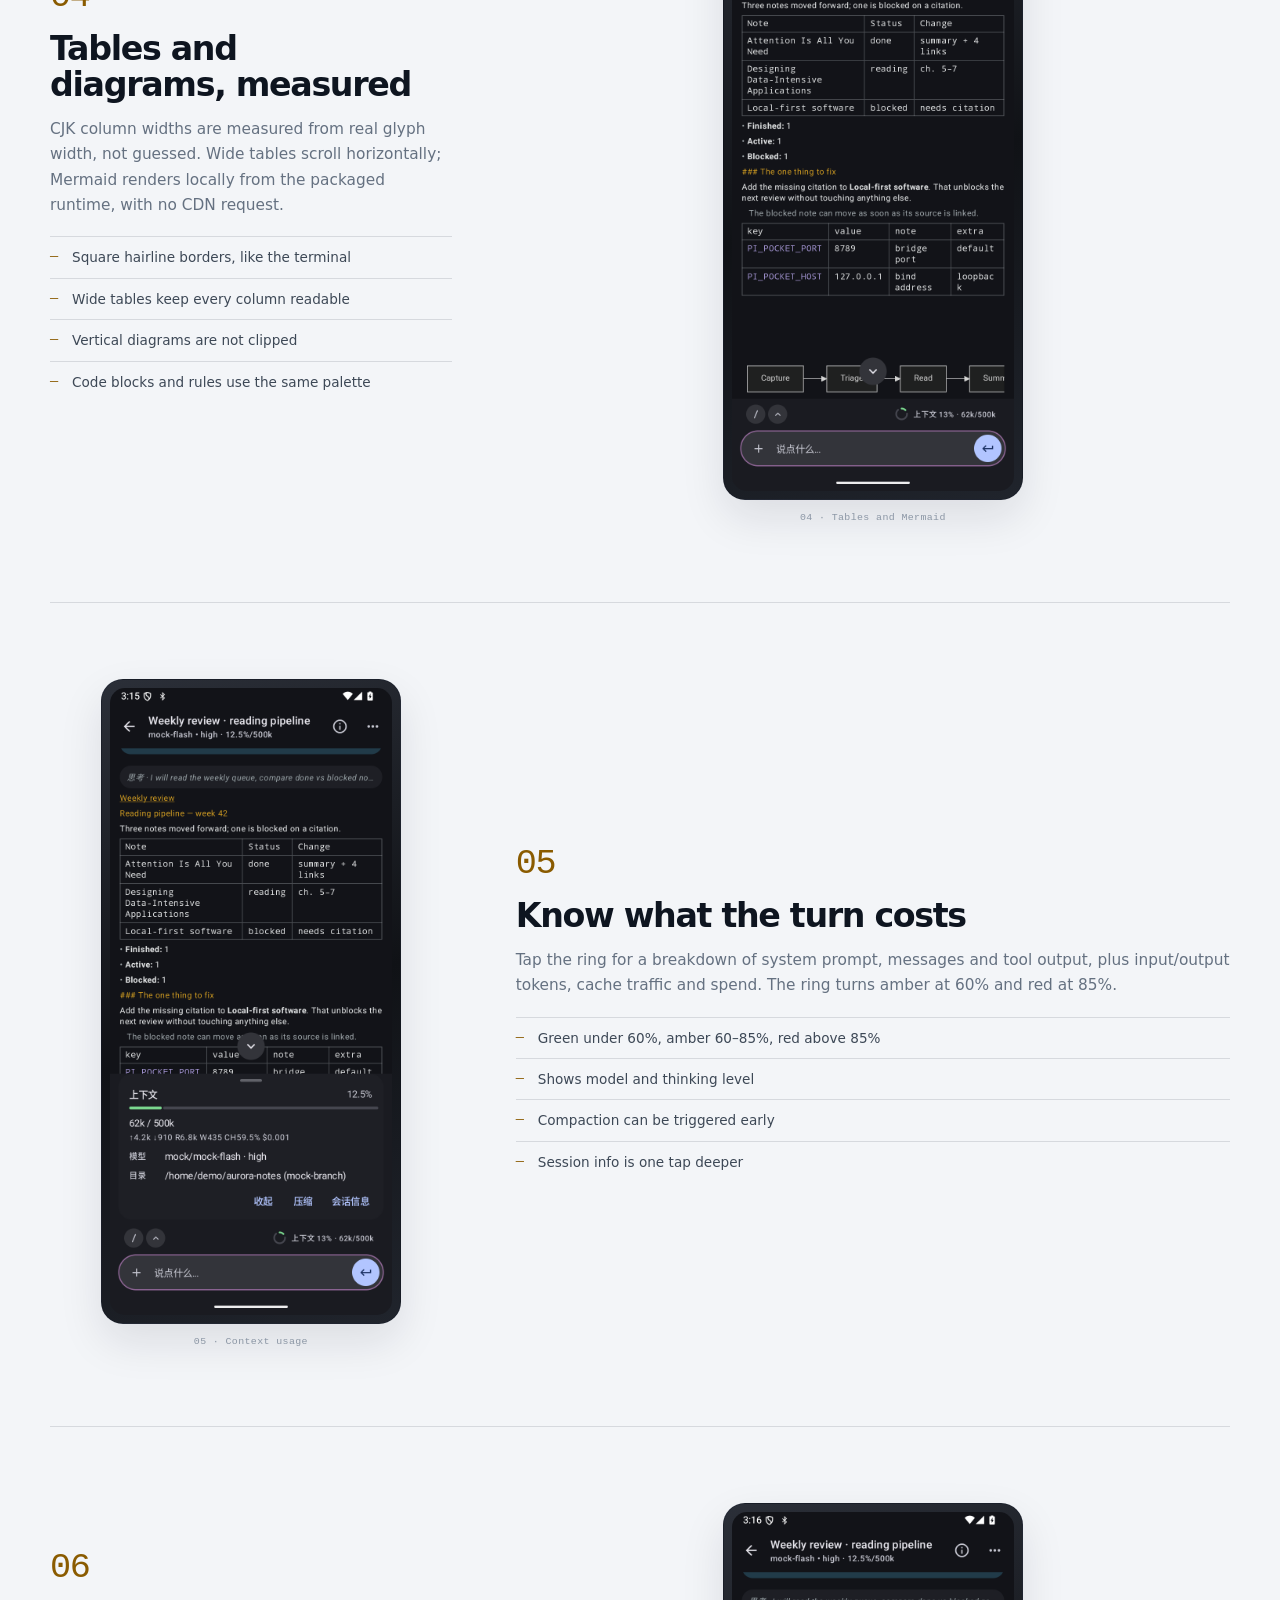
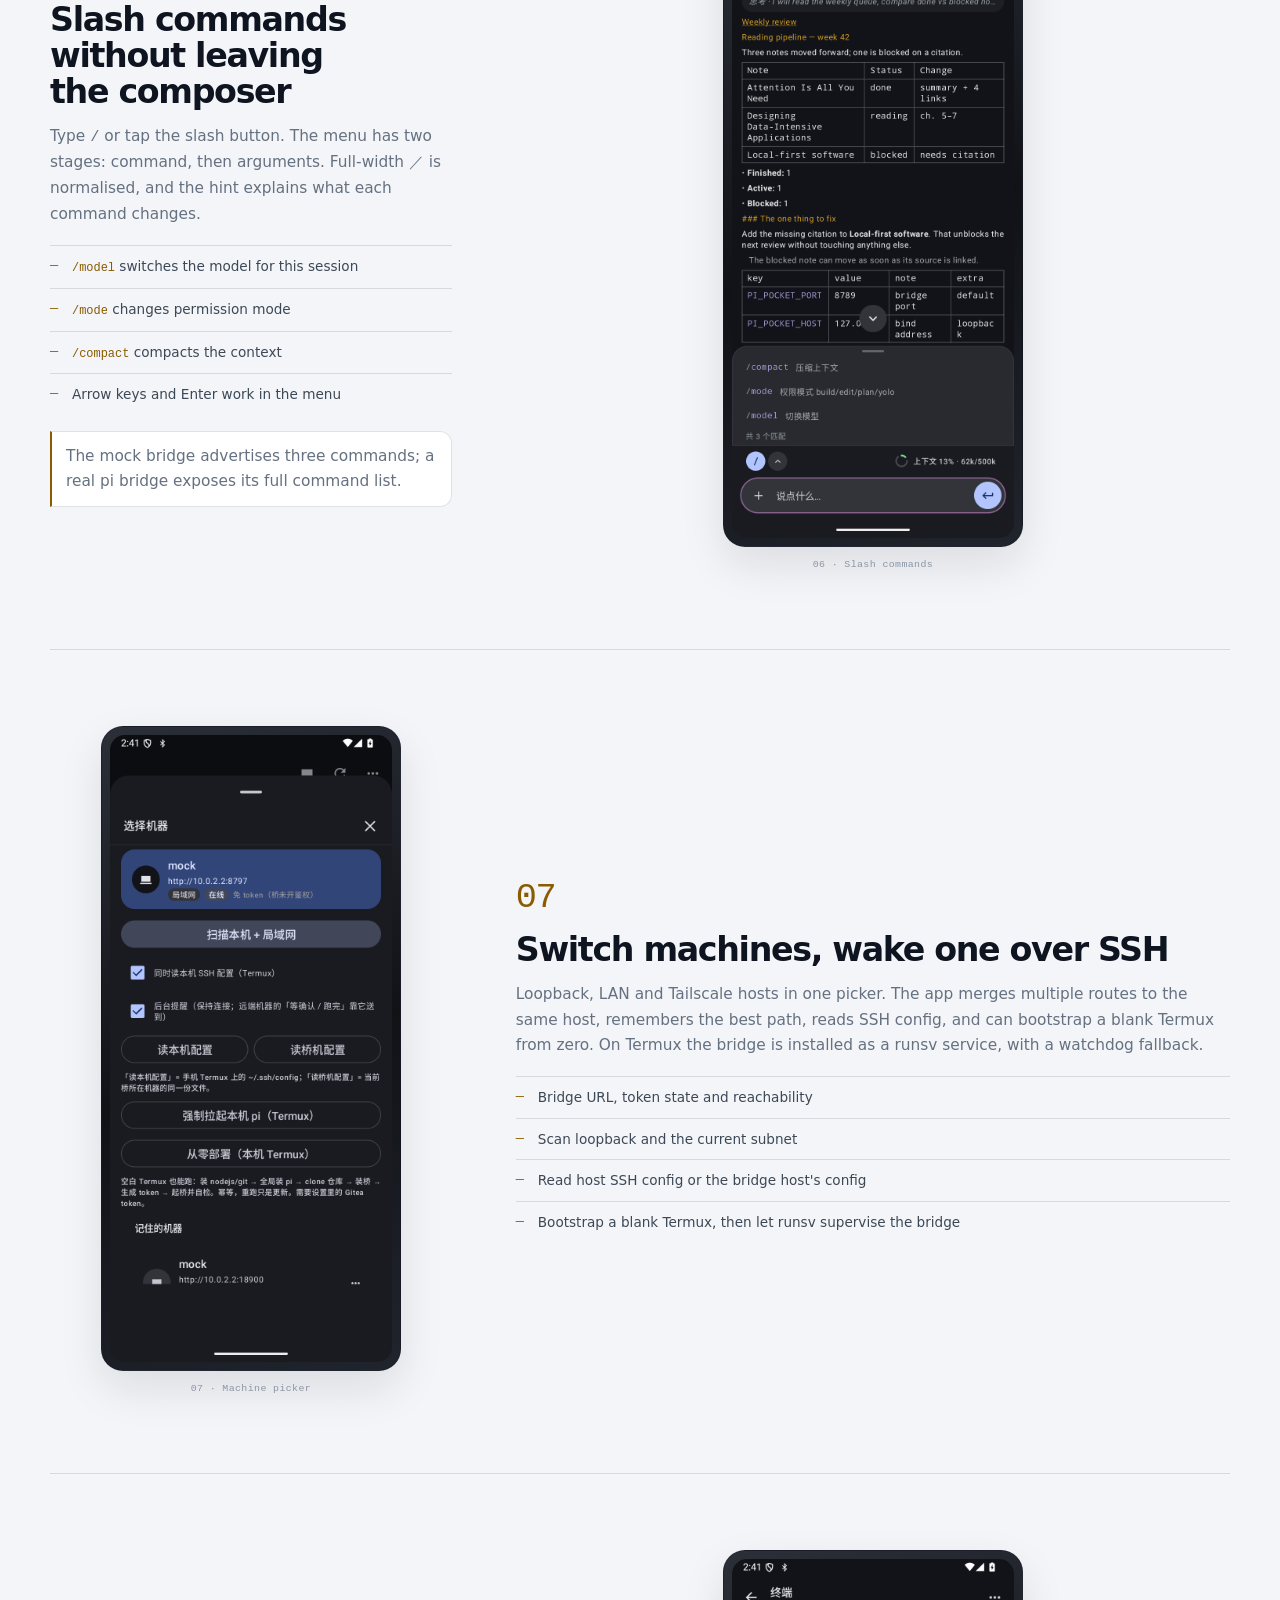
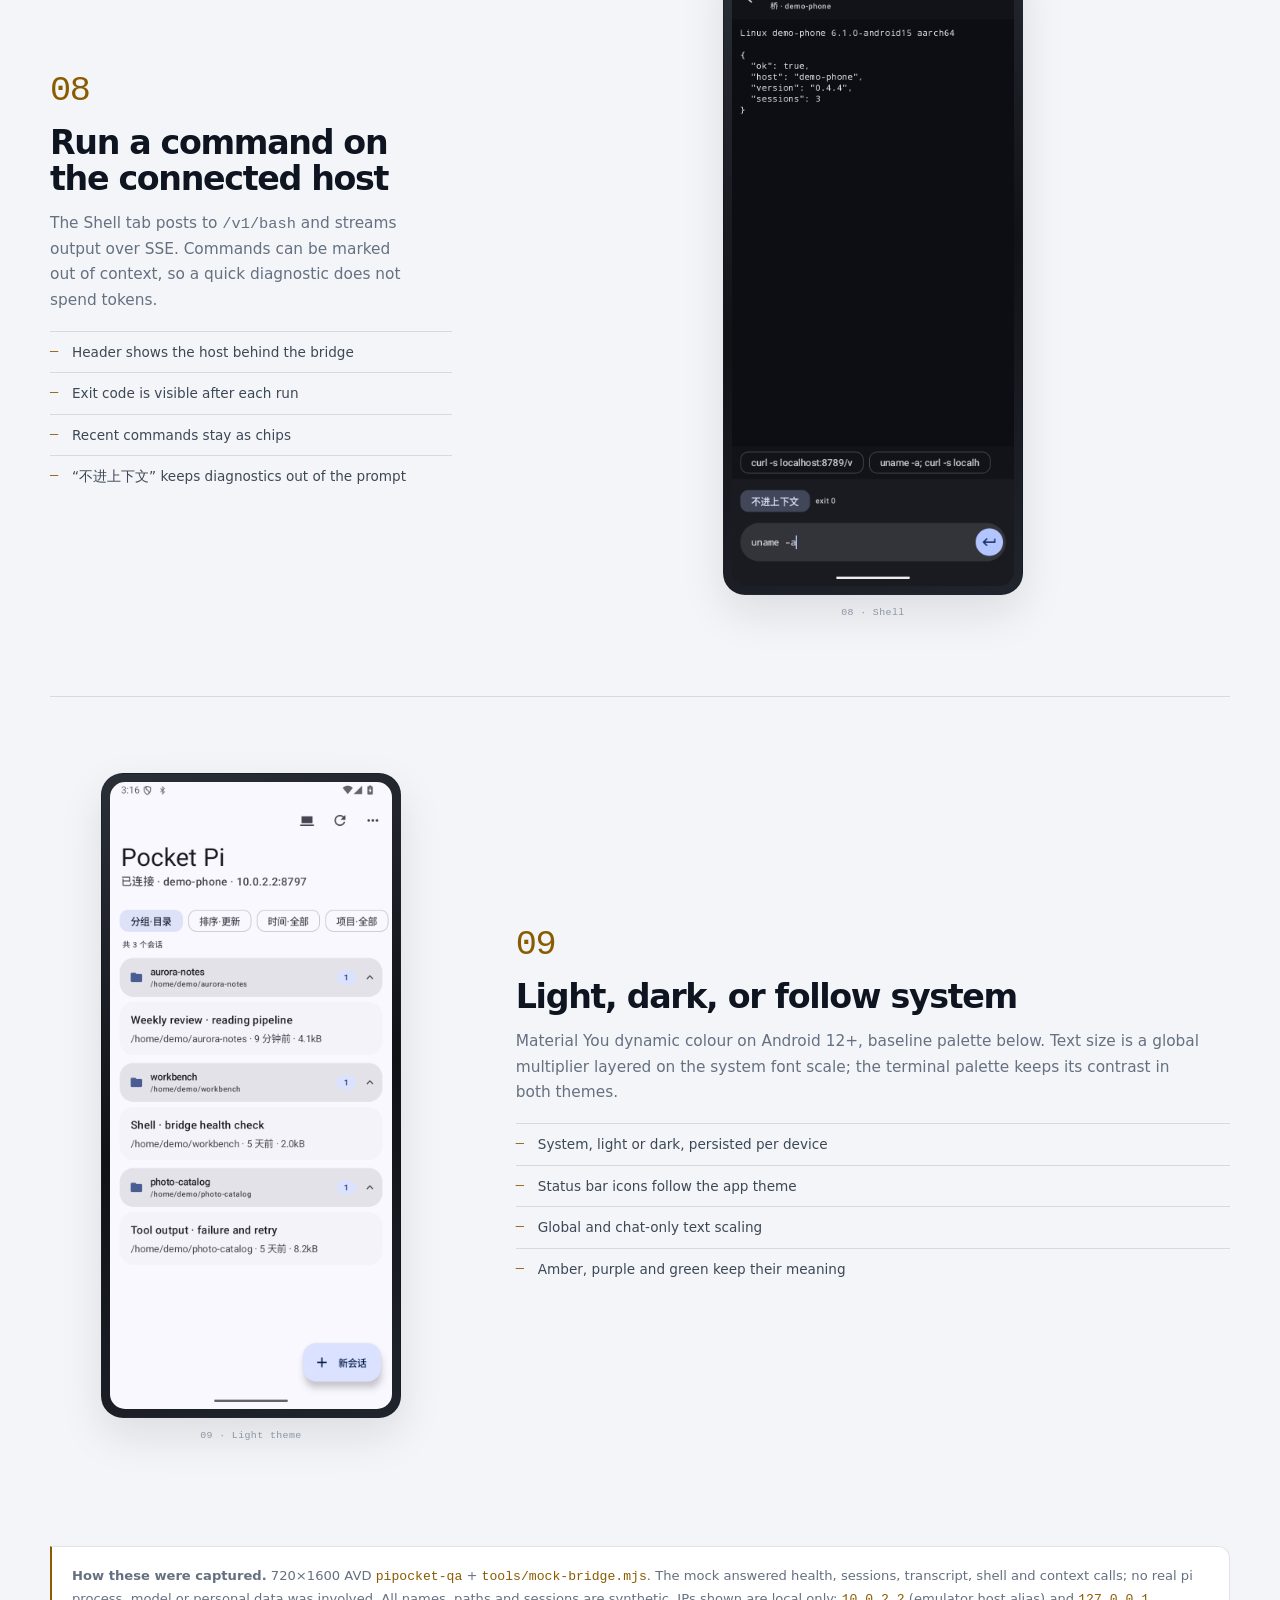
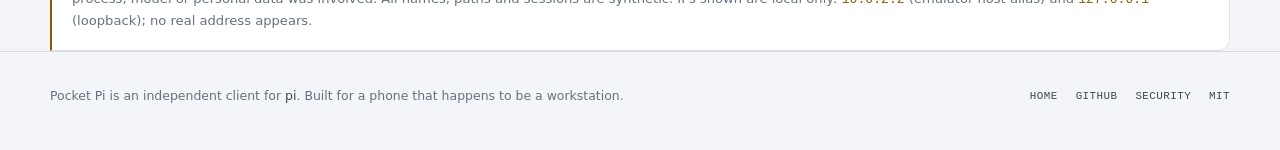
<file: demo/demo.html>
<!doctype html>
<html lang="en" data-lang="en">
<head>
<meta charset="utf-8">
<meta name="viewport" content="width=device-width, initial-scale=1">
<title>Pocket Pi — screenshot tour</title>
<meta name="description" content="A screen-by-screen screenshot tour of Pocket Pi, captured from the Android build against a local mock bridge. All data is synthetic.">
<meta name="theme-color" content="#08090c">
<link rel="icon" href="assets/logo.svg" type="image/svg+xml">
<link rel="stylesheet" href="assets/styles.css">
</head>
<body class="site-page" data-title-en="Pocket Pi — screenshot tour" data-title-zh="Pocket Pi — 截图导览">
<div class="scroll-progress" id="scrollProgress" aria-hidden="true"></div>
<a class="skip" href="#main">Skip to content</a>

<nav class="site-nav" aria-label="Main">
  <div class="wrap nav-inner">
    <a class="brand" href="index.html">
      <img src="assets/logo.svg" alt="">
      <span>Pocket Pi</span>
      <span class="version">v0.4.4</span>
    </a>
    <div class="nav-links">
      <a href="index.html"><span class="i18n-en">Home</span><span class="i18n-zh">首页</span></a>
      <a href="index.html#features"><span class="i18n-en">Features</span><span class="i18n-zh">功能</span></a>
      <a href="index.html#architecture"><span class="i18n-en">Architecture</span><span class="i18n-zh">架构</span></a>
      <a href="index.html#supervision"><span class="i18n-en">Supervision</span><span class="i18n-zh">监督</span></a>
      <a href="index.html#install"><span class="i18n-en">Install</span><span class="i18n-zh">安装</span></a>
      <button class="lang-toggle" id="langToggle" type="button" aria-label="切换到中文"><span id="langToggleLabel">中文</span></button>
      <button class="icon-button" id="siteTheme" type="button" aria-label="Switch theme">
        <svg viewBox="0 0 24 24" aria-hidden="true"><path d="M12 3a9 9 0 1 0 9 9 7 7 0 0 1-9-9Z"/></svg>
      </button>
      <a class="nav-cta" href="https://github.com/OhiyoX/pi-pocket" rel="noopener">GitHub ↗</a>
    </div>
  </div>
</nav>

<main id="main">
  <header class="wrap tour-hero">
    <p class="eyebrow"><span class="i18n-en">Screenshot tour</span><span class="i18n-zh">截图导览</span></p>
    <h1><span class="i18n-en">Nine screens.<br>No install.</span><span class="i18n-zh">九个界面，<br>无需安装。</span></h1>
    <p class="i18n-en">Every screenshot below was captured from the Android build running against a local mock bridge. Names, paths, sessions and IPs are synthetic.</p>
    <p class="i18n-zh">下面每张截图都来自 Android 构建，连接本地假桥实拍；名称、路径、会话与 IP 均为合成数据。</p>
    <nav class="tour-index" aria-label="Screens">
      <a href="#screen-01"><span>01</span><span class="i18n-en">Sessions</span><span class="i18n-zh">会话</span></a>
      <a href="#screen-02"><span>02</span><span class="i18n-en">Chat</span><span class="i18n-zh">对话</span></a>
      <a href="#screen-03"><span>03</span><span class="i18n-en">Tools</span><span class="i18n-zh">工具卡</span></a>
      <a href="#screen-04"><span>04</span><span class="i18n-en">Markdown</span><span class="i18n-zh">Markdown</span></a>
      <a href="#screen-05"><span>05</span><span class="i18n-en">Context</span><span class="i18n-zh">上下文</span></a>
      <a href="#screen-06"><span>06</span><span class="i18n-en">Commands</span><span class="i18n-zh">命令</span></a>
      <a href="#screen-07"><span>07</span><span class="i18n-en">Machines</span><span class="i18n-zh">机器</span></a>
      <a href="#screen-08"><span>08</span><span class="i18n-en">Shell</span><span class="i18n-zh">Shell</span></a>
      <a href="#screen-09"><span>09</span><span class="i18n-en">Light theme</span><span class="i18n-zh">浅色主题</span></a>
    </nav>
  </header>

  <div class="wrap">

    <article class="screen-block" id="screen-01">
      <figure class="screen-figure">
        <div class="frame"><img class="zoomable" src="screenshots/01-sessions-dark.png" alt="Pocket Pi session list grouped by project" width="720" height="1600"></div>
        <figcaption><span class="i18n-en">01 · Sessions, dark theme</span><span class="i18n-zh">01 · 会话列表，深色主题</span></figcaption>
      </figure>
      <div class="screen-copy">
        <span class="num">01</span>
        <h2><span class="i18n-en">All sessions, grouped by project</span><span class="i18n-zh">所有会话，按项目分组</span></h2>
        <p class="i18n-en">The list is the workspace: project directories become groups, and each card carries the path, relative time and transcript size. Grouping, sorting, time and project filters are one tap away.</p>
        <p class="i18n-zh">列表就是工作区：项目目录自动成组，每张卡带路径、相对时间与转录大小；分组、排序、时间和项目筛选都只需一次点击。</p>
        <ul class="notice-list i18n-en">
          <li>Group by directory or time bucket</li>
          <li>Sort by updated, created or name</li>
          <li>Pinned sessions keep a small amber dot</li>
          <li>New session asks the bridge for a working directory</li>
        </ul>
        <ul class="notice-list i18n-zh">
          <li>可按目录或时间桶分组</li>
          <li>可按更新、创建或名称排序</li>
          <li>固定会话带一个琥珀色小点</li>
          <li>新建会话时向桥选择工作目录</li>
        </ul>
      </div>
    </article>

    <article class="screen-block reverse" id="screen-02">
      <figure class="screen-figure">
        <div class="frame"><img class="zoomable" src="screenshots/02-chat-markdown.png" alt="Chat with user blocks, thinking and terminal-style Markdown" width="720" height="1600" loading="lazy"></div>
        <figcaption><span class="i18n-en">02 · Chat and Markdown</span><span class="i18n-zh">02 · 对话与 Markdown</span></figcaption>
      </figure>
      <div class="screen-copy">
        <span class="num">02</span>
        <h2><span class="i18n-en">Thinking, tools and answers in one column</span><span class="i18n-zh">思考、工具与回答在同一列</span></h2>
        <p class="i18n-en">User turns are blue blocks. Thinking is italic grey. Tool calls collapse into green cards. The answer renders in the terminal's Markdown voice, not a generic chat bubble.</p>
        <p class="i18n-zh">用户消息是深蓝块，思考是灰色斜体，工具调用折叠成绿色卡片；回答按终端的 Markdown 口径渲染，而不是通用聊天气泡。</p>
        <ul class="notice-list i18n-en">
          <li>Amber headings; H1 keeps an underline</li>
          <li>Purple list markers and inline code</li>
          <li>Thinking collapses to one line and remembers its state</li>
          <li>The context ring sits above the composer</li>
        </ul>
        <ul class="notice-list i18n-zh">
          <li>标题为琥珀色，H1 带下划线</li>
          <li>列表符号与行内码为紫色</li>
          <li>思考可折叠成一行，并记住展开状态</li>
          <li>上下文环固定在输入区上方</li>
        </ul>
      </div>
    </article>

    <article class="screen-block" id="screen-03">
      <figure class="screen-figure">
        <div class="frame"><img class="zoomable" src="screenshots/03-tool-cards.png" alt="Tool cards showing successful, failed and read results" width="720" height="1600" loading="lazy"></div>
        <figcaption><span class="i18n-en">03 · Tool cards</span><span class="i18n-zh">03 · 工具卡</span></figcaption>
      </figure>
      <div class="screen-copy">
        <span class="num">03</span>
        <h2><span class="i18n-en">Tool output stays inspectable</span><span class="i18n-zh">工具输出仍然可查</span></h2>
        <p class="i18n-en">Success is green, failure is red, a running call is grey. Long output is clipped and expandable; images and text files expose an explicit open action instead of dumping raw JSON into the conversation.</p>
        <p class="i18n-zh">成功是绿色、失败是红色、运行中是灰色；长输出默认折叠可展开，图片和文本文件给明确的“查看”入口，而不是把原始 JSON 倒进对话。</p>
        <ul class="notice-list i18n-en">
          <li><code>bash</code> keeps <code>exit_code</code> and the error message</li>
          <li>Image results get a “查看图片” action</li>
          <li>Text reads get a “查看内容” action</li>
          <li>The whole card inherits the terminal tool palette</li>
        </ul>
        <ul class="notice-list i18n-zh">
          <li><code>bash</code> 保留 <code>exit_code</code> 与错误信息</li>
          <li>图片结果有“查看图片”入口</li>
          <li>文本读取有“查看内容”入口</li>
          <li>整张卡片沿用终端工具配色</li>
        </ul>
      </div>
    </article>

    <article class="screen-block reverse" id="screen-04">
      <figure class="screen-figure">
        <div class="frame"><img class="zoomable" src="screenshots/04-tables-mermaid.png" alt="Markdown table and Mermaid flowchart rendered in the app" width="720" height="1600" loading="lazy"></div>
        <figcaption><span class="i18n-en">04 · Tables and Mermaid</span><span class="i18n-zh">04 · 表格与 Mermaid</span></figcaption>
      </figure>
      <div class="screen-copy">
        <span class="num">04</span>
        <h2><span class="i18n-en">Tables and diagrams, measured</span><span class="i18n-zh">表格与图，按真实宽度排</span></h2>
        <p class="i18n-en">CJK column widths are measured from real glyph width, not guessed. Wide tables scroll horizontally; Mermaid renders locally from the packaged runtime, with no CDN request.</p>
        <p class="i18n-zh">中文列宽按真实字形宽度测量，不靠猜；宽表横向滚动；Mermaid 用本地打包的运行时渲染，不请求 CDN。</p>
        <ul class="notice-list i18n-en">
          <li>Square hairline borders, like the terminal</li>
          <li>Wide tables keep every column readable</li>
          <li>Vertical diagrams are not clipped</li>
          <li>Code blocks and rules use the same palette</li>
        </ul>
        <ul class="notice-list i18n-zh">
          <li>与终端一致的方角细线边框</li>
          <li>宽表保持每列可读，不被挤压</li>
          <li>竖向长图完整显示，不被截断</li>
          <li>代码块与分隔线沿用同一套配色</li>
        </ul>
      </div>
    </article>

    <article class="screen-block" id="screen-05">
      <figure class="screen-figure">
        <div class="frame"><img class="zoomable" src="screenshots/05-context.png" alt="Context usage popover with token and cost breakdown" width="720" height="1600" loading="lazy"></div>
        <figcaption><span class="i18n-en">05 · Context usage</span><span class="i18n-zh">05 · 上下文用量</span></figcaption>
      </figure>
      <div class="screen-copy">
        <span class="num">05</span>
        <h2><span class="i18n-en">Know what the turn costs</span><span class="i18n-zh">知道这一轮花了多少</span></h2>
        <p class="i18n-en">Tap the ring for a breakdown of system prompt, messages and tool output, plus input/output tokens, cache traffic and spend. The ring turns amber at 60% and red at 85%.</p>
        <p class="i18n-zh">点上下文环可看系统提示、消息与工具输出的占比，以及输入/输出 token、缓存流量和花费；60% 变琥珀、85% 变红。</p>
        <ul class="notice-list i18n-en">
          <li>Green under 60%, amber 60–85%, red above 85%</li>
          <li>Shows model and thinking level</li>
          <li>Compaction can be triggered early</li>
          <li>Session info is one tap deeper</li>
        </ul>
        <ul class="notice-list i18n-zh">
          <li>低于 60% 绿色，60–85% 琥珀，高于 85% 红色</li>
          <li>同时显示模型与思考等级</li>
          <li>可提前触发上下文压缩</li>
          <li>再点一次进入会话信息</li>
        </ul>
      </div>
    </article>

    <article class="screen-block reverse" id="screen-06">
      <figure class="screen-figure">
        <div class="frame"><img class="zoomable" src="screenshots/06-slash-commands.png" alt="Slash command menu above the composer" width="720" height="1600" loading="lazy"></div>
        <figcaption><span class="i18n-en">06 · Slash commands</span><span class="i18n-zh">06 · 斜杠命令</span></figcaption>
      </figure>
      <div class="screen-copy">
        <span class="num">06</span>
        <h2><span class="i18n-en">Slash commands without leaving the composer</span><span class="i18n-zh">不离开输入区就能用斜杠命令</span></h2>
        <p class="i18n-en">Type <code>/</code> or tap the slash button. The menu has two stages: command, then arguments. Full-width <code>／</code> is normalised, and the hint explains what each command changes.</p>
        <p class="i18n-zh">输入 <code>/</code> 或点斜杠按钮即可。菜单分两段：先选命令，再选参数；全角 <code>／</code> 会自动归一化，提示会说明每条命令改什么。</p>
        <ul class="notice-list i18n-en">
          <li><code>/model</code> switches the model for this session</li>
          <li><code>/mode</code> changes permission mode</li>
          <li><code>/compact</code> compacts the context</li>
          <li>Arrow keys and Enter work in the menu</li>
        </ul>
        <ul class="notice-list i18n-zh">
          <li><code>/model</code> 切换当前会话模型</li>
          <li><code>/mode</code> 切换权限模式</li>
          <li><code>/compact</code> 压缩上下文</li>
          <li>菜单里可用方向键与回车</li>
        </ul>
        <p class="capture-note i18n-en">The mock bridge advertises three commands; a real pi bridge exposes its full command list.</p>
        <p class="capture-note i18n-zh">假桥只声明了三条命令；真实 pi 桥会列出完整命令表。</p>
      </div>
    </article>

    <article class="screen-block" id="screen-07">
      <figure class="screen-figure">
        <div class="frame"><img class="zoomable" src="screenshots/07-machines.png" alt="Machine picker with bridge actions and Termux bootstrap" width="720" height="1600" loading="lazy"></div>
        <figcaption><span class="i18n-en">07 · Machine picker</span><span class="i18n-zh">07 · 机器选择</span></figcaption>
      </figure>
      <div class="screen-copy">
        <span class="num">07</span>
        <h2><span class="i18n-en">Switch machines, wake one over SSH</span><span class="i18n-zh">切换机器，SSH 唤醒</span></h2>
        <p class="i18n-en">Loopback, LAN and Tailscale hosts in one picker. The app merges multiple routes to the same host, remembers the best path, reads SSH config, and can bootstrap a blank Termux from zero. On Termux the bridge is installed as a runsv service, with a watchdog fallback.</p>
        <p class="i18n-zh">本机、局域网与 Tailscale 主机都在一个面板里；同一台机器的多条路径会合并，记住最优路径，读取 SSH 配置，还能从零部署空白 Termux。Termux 上桥会装成 runsv 服务，并由 watchdog 兜底。</p>
        <ul class="notice-list i18n-en">
          <li>Bridge URL, token state and reachability</li>
          <li>Scan loopback and the current subnet</li>
          <li>Read host SSH config or the bridge host's config</li>
          <li>Bootstrap a blank Termux, then let runsv supervise the bridge</li>
        </ul>
        <ul class="notice-list i18n-zh">
          <li>显示桥地址、token 状态与可达性</li>
          <li>扫描本机与当前网段</li>
          <li>读取手机或桥主机的 SSH 配置</li>
          <li>空白 Termux 一键部署，桥交给 runsv 监督</li>
        </ul>
      </div>
    </article>

    <article class="screen-block reverse" id="screen-08">
      <figure class="screen-figure">
        <div class="frame"><img class="zoomable" src="screenshots/08-shell.png" alt="Shell screen with command output and exit code" width="720" height="1600" loading="lazy"></div>
        <figcaption><span class="i18n-en">08 · Shell</span><span class="i18n-zh">08 · Shell</span></figcaption>
      </figure>
      <div class="screen-copy">
        <span class="num">08</span>
        <h2><span class="i18n-en">Run a command on the connected host</span><span class="i18n-zh">在已连接主机上执行命令</span></h2>
        <p class="i18n-en">The Shell tab posts to <code>/v1/bash</code> and streams output over SSE. Commands can be marked out of context, so a quick diagnostic does not spend tokens.</p>
        <p class="i18n-zh">Shell 页调用 <code>/v1/bash</code>，输出通过 SSE 流回；命令可以标记为不进上下文，快速排查不烧 token。</p>
        <ul class="notice-list i18n-en">
          <li>Header shows the host behind the bridge</li>
          <li>Exit code is visible after each run</li>
          <li>Recent commands stay as chips</li>
          <li>“不进上下文” keeps diagnostics out of the prompt</li>
        </ul>
        <ul class="notice-list i18n-zh">
          <li>标题显示桥所在主机</li>
          <li>每次执行后显示退出码</li>
          <li>最近命令保留为快捷 chip</li>
          <li>“不进上下文”避免诊断命令占用提示词</li>
        </ul>
      </div>
    </article>

    <article class="screen-block" id="screen-09">
      <figure class="screen-figure">
        <div class="frame"><img class="zoomable" src="screenshots/09-sessions-light.png" alt="Session list in the light theme" width="720" height="1600" loading="lazy"></div>
        <figcaption><span class="i18n-en">09 · Light theme</span><span class="i18n-zh">09 · 浅色主题</span></figcaption>
      </figure>
      <div class="screen-copy">
        <span class="num">09</span>
        <h2><span class="i18n-en">Light, dark, or follow system</span><span class="i18n-zh">浅色、深色或跟随系统</span></h2>
        <p class="i18n-en">Material You dynamic colour on Android 12+, baseline palette below. Text size is a global multiplier layered on the system font scale; the terminal palette keeps its contrast in both themes.</p>
        <p class="i18n-zh">Android 12+ 使用 Material You 动态取色，低版本回落到基线配色；字号是叠加在系统缩放之上的全局倍率，终端配色在明暗两套主题里都保持对比度。</p>
        <ul class="notice-list i18n-en">
          <li>System, light or dark, persisted per device</li>
          <li>Status bar icons follow the app theme</li>
          <li>Global and chat-only text scaling</li>
          <li>Amber, purple and green keep their meaning</li>
        </ul>
        <ul class="notice-list i18n-zh">
          <li>跟随系统、浅色或深色，按设备持久化</li>
          <li>状态栏图标跟随 app 主题</li>
          <li>全局字号与对话字号两级倍率</li>
          <li>琥珀、紫、绿的语义保持不变</li>
        </ul>
      </div>
    </article>

    <aside class="capture-note">
      <p class="i18n-en"><strong>How these were captured.</strong> 720×1600 AVD <code>pipocket-qa</code> + <code>tools/mock-bridge.mjs</code>. The mock answered health, sessions, transcript, shell and context calls; no real pi process, model or personal data was involved. All names, paths and sessions are synthetic. IPs shown are local only: <code>10.0.2.2</code> (emulator host alias) and <code>127.0.0.1</code> (loopback); no real address appears.</p>
      <p class="i18n-zh"><strong>这些图怎么拍的。</strong>720×1600 的 AVD <code>pipocket-qa</code> + <code>tools/mock-bridge.mjs</code>。假桥应答 health、sessions、转录、Shell 与上下文请求；没有真实 pi 进程、模型或个人信息参与。所有名称、路径与会话均为合成；出现的 IP 仅为本地地址：<code>10.0.2.2</code>（模拟器宿主机别名）与 <code>127.0.0.1</code>（回环）；没有真实地址。</p>
    </aside>

  </div>
</main>

<footer class="site-footer">
  <div class="wrap footer-inner">
    <div>
      <span class="i18n-en">Pocket Pi is an independent client for <a href="https://pi.dev" rel="noopener">pi</a>. Built for a phone that happens to be a workstation.</span>
      <span class="i18n-zh">Pocket Pi 是 <a href="https://pi.dev" rel="noopener">pi</a> 的独立客户端，为“恰好也是工作站的手机”而做。</span>
    </div>
    <div class="footer-links">
      <a href="index.html"><span class="i18n-en">Home</span><span class="i18n-zh">首页</span></a>
      <a href="https://github.com/OhiyoX/pi-pocket" rel="noopener">GitHub</a>
      <a href="https://github.com/OhiyoX/pi-pocket/blob/main/SECURITY.md" rel="noopener"><span class="i18n-en">Security</span><span class="i18n-zh">安全</span></a>
      <a href="https://github.com/OhiyoX/pi-pocket/blob/main/LICENSE" rel="noopener">MIT</a>
    </div>
  </div>
</footer>

<div class="lightbox" id="lightbox" hidden role="dialog" aria-modal="true" aria-label="Image preview">
  <button class="icon-button lightbox-close" id="lightboxClose" type="button" aria-label="Close image">
    <svg viewBox="0 0 24 24" aria-hidden="true"><path d="M6 6l12 12M18 6L6 18"/></svg>
  </button>
  <img id="lightboxImage" alt="">
</div>

<script src="assets/landing.js"></script>
</body>
</html>
</file>
<file: demo/assets/styles.css>
/* ============================================================
   Pocket Pi — Graphite & Amber
   A restrained, technical design system:
   graphite surfaces, warm bone text, one amber accent.
   ============================================================ */

:root,
html[data-theme="dark"] {
  color-scheme: dark;
  --bg: #06070a;
  --bg-2: #090b0f;
  --panel: #0d1015;
  --panel-2: #12161d;
  --line: rgba(235, 238, 245, 0.1);
  --line-2: rgba(235, 238, 245, 0.18);
  --text: #f1efe9;
  --text-2: #b8b6ae;
  --muted: #8a8b88;
  --faint: #5d6067;
  --amber: #e2ad45;
  --amber-bright: #f6cc74;
  --amber-soft: rgba(226, 173, 69, 0.1);
  --lilac: #b3a6e8;
  --green: #7fd3a0;
  --blue: #84c4e6;
  --red: #e48c8c;
  --shadow: 0 40px 110px rgba(0, 0, 0, 0.58);
  --shadow-soft: 0 18px 50px rgba(0, 0, 0, 0.4);
  --grad: linear-gradient(118deg, var(--amber-bright), var(--amber) 72%);
  --font-mono: "Cascadia Code", "SF Mono", ui-monospace, Menlo, Consolas, monospace;
  --sans: "Segoe UI Variable Display", "Segoe UI Variable", "Segoe UI", system-ui, -apple-system, "PingFang SC", "Microsoft YaHei", sans-serif;
  --ease: cubic-bezier(0.16, 1, 0.3, 1);
}

html[data-theme="light"] {
  color-scheme: light;
  --bg: #f3f5f8;
  --bg-2: #e9edf3;
  --panel: #ffffff;
  --panel-2: #f0f3f7;
  --line: rgba(15, 23, 42, 0.12);
  --line-2: rgba(15, 23, 42, 0.24);
  --text: #0e1520;
  --text-2: #3d4856;
  --muted: #657181;
  --faint: #8a95a4;
  --amber: #8a5b00;
  --amber-bright: #a86f00;
  --amber-soft: rgba(168, 111, 0, 0.08);
  --lilac: #5b4bb5;
  --green: #1f7a4d;
  --blue: #0f6b93;
  --red: #b3261e;
  --shadow: 0 40px 100px rgba(15, 23, 42, 0.14);
  --shadow-soft: 0 18px 44px rgba(15, 23, 42, 0.1);
  --grad: linear-gradient(118deg, var(--amber-bright), var(--amber) 72%);
}

*,
*::before,
*::after { box-sizing: border-box; }

html { -webkit-text-size-adjust: 100%; scroll-behavior: smooth; scroll-padding-top: 90px; }

body {
  margin: 0;
  font-family: var(--sans);
  background: var(--bg);
  color: var(--text);
  line-height: 1.65;
  -webkit-font-smoothing: antialiased;
  font-feature-settings: "ss01" 1, "cv01" 1;
}

img { max-width: 100%; display: block; }
button, input, textarea { font: inherit; color: inherit; }
button { cursor: pointer; }
a { color: var(--blue); text-underline-offset: 3px; }
code, pre, kbd { font-family: var(--font-mono); }
[hidden] { display: none !important; }
::selection { background: var(--amber); color: #17130a; }

:focus-visible { outline: 2px solid var(--amber); outline-offset: 3px; }

* { scrollbar-width: thin; scrollbar-color: var(--line-2) transparent; }
::-webkit-scrollbar { width: 8px; height: 8px; }
::-webkit-scrollbar-track { background: transparent; }
::-webkit-scrollbar-thumb { background: var(--line-2); border-radius: 999px; }
::-webkit-scrollbar-thumb:hover { background: var(--muted); }

html[data-lang="en"] .i18n-zh { display: none !important; }
html[data-lang="zh"] .i18n-en { display: none !important; }

.wrap { width: min(1180px, calc(100% - 56px)); margin: 0 auto; }

.site-page {
  position: relative;
  min-height: 100vh;
  background:
    radial-gradient(900px 520px at 82% -8%, rgba(226, 173, 69, 0.1), transparent 62%),
    radial-gradient(760px 520px at 2% 4%, rgba(179, 166, 232, 0.055), transparent 64%),
    var(--bg);
  overflow-x: hidden;
}

.site-page::before {
  content: "";
  position: fixed;
  inset: 0;
  z-index: 0;
  pointer-events: none;
  background-image:
    linear-gradient(var(--line) 1px, transparent 1px),
    linear-gradient(90deg, var(--line) 1px, transparent 1px);
  background-size: 72px 72px;
  -webkit-mask-image: linear-gradient(180deg, rgba(0, 0, 0, 0.55), transparent 62%);
  mask-image: linear-gradient(180deg, rgba(0, 0, 0, 0.55), transparent 62%);
  opacity: 0.42;
}

.site-nav, main, .site-footer, .lightbox { position: relative; z-index: 1; }

/* ---------------- top progress + nav ---------------- */

.scroll-progress {
  position: fixed;
  top: 0;
  left: 0;
  z-index: 60;
  width: 0;
  height: 2px;
  background: var(--grad);
  box-shadow: 0 0 18px rgba(226, 173, 69, 0.45);
}

.skip {
  position: absolute;
  top: -60px;
  left: 16px;
  z-index: 100;
  padding: 8px 12px;
  border-radius: 8px;
  background: var(--text);
  color: var(--bg);
  text-decoration: none;
  font-size: 0.82rem;
}
.skip:focus { top: 12px; }

.site-nav {
  position: sticky;
  top: 0;
  z-index: 50;
  border-bottom: 1px solid var(--line);
  background: color-mix(in srgb, var(--bg) 78%, transparent);
  backdrop-filter: blur(20px) saturate(1.15);
}

.nav-inner { display: flex; align-items: center; justify-content: space-between; gap: 24px; height: 72px; }

.brand { display: inline-flex; align-items: center; gap: 10px; color: var(--text); text-decoration: none; font-weight: 650; letter-spacing: -0.015em; }
.brand img { width: 27px; height: 27px; }
.brand .version {
  padding: 1px 7px;
  border: 1px solid var(--line-2);
  border-radius: 999px;
  color: var(--muted);
  font: 500 0.6rem/1.7 var(--font-mono);
  letter-spacing: 0.02em;
}

.nav-links { display: flex; align-items: center; gap: 22px; font-size: 0.84rem; }
.nav-links a { color: var(--muted); text-decoration: none; transition: color 0.2s ease; }
.nav-links a:hover { color: var(--text); }
.nav-cta {
  padding: 7px 14px;
  border: 1px solid var(--line-2);
  border-radius: 999px;
  color: var(--text) !important;
  background: transparent;
  transition: border-color 0.2s ease, background 0.2s ease;
}
.nav-cta:hover { background: var(--panel-2); border-color: var(--muted); }

.lang-toggle,
.icon-button {
  display: inline-flex;
  align-items: center;
  justify-content: center;
  min-width: 36px;
  min-height: 32px;
  padding: 0 10px;
  border: 1px solid var(--line);
  border-radius: 999px;
  background: transparent;
  color: var(--muted);
  font: 600 0.72rem/1 var(--font-mono);
  letter-spacing: 0.04em;
  transition: color 0.2s ease, border-color 0.2s ease, background 0.2s ease;
}
.lang-toggle:hover,
.icon-button:hover { color: var(--text); border-color: var(--line-2); background: var(--panel); }
.icon-button svg { width: 16px; height: 16px; fill: none; stroke: currentColor; stroke-width: 1.7; stroke-linecap: round; stroke-linejoin: round; }

/* ---------------- type + buttons ---------------- */

.eyebrow {
  display: flex;
  align-items: center;
  gap: 10px;
  margin: 0 0 14px;
  font: 600 0.66rem/1.4 var(--font-mono);
  letter-spacing: 0.18em;
  text-transform: uppercase;
  color: var(--amber);
}
.eyebrow::before { content: ""; width: 20px; height: 1px; background: var(--amber); opacity: 0.85; }

.btn {
  display: inline-flex;
  align-items: center;
  justify-content: center;
  gap: 9px;
  padding: 12px 20px;
  border-radius: 999px;
  border: 1px solid transparent;
  font-weight: 620;
  font-size: 0.92rem;
  letter-spacing: -0.01em;
  text-decoration: none;
  transition: transform 0.25s var(--ease), background 0.2s ease, border-color 0.2s ease, color 0.2s ease;
}
.btn:hover { transform: translateY(-1px); }
.btn-primary { background: var(--text); color: var(--bg); }
.btn-primary:hover { background: #fff; }
html[data-theme="light"] .btn-primary:hover { background: #000; color: #fff; }
.btn-ghost { border-color: var(--line-2); background: transparent; color: var(--text); }
.btn-ghost:hover { background: var(--panel); border-color: var(--muted); }
.btn svg { width: 16px; height: 16px; fill: none; stroke: currentColor; stroke-width: 1.8; stroke-linecap: round; stroke-linejoin: round; }

/* ---------------- hero ---------------- */

.hero { padding: 84px 0 72px; }
.hero-grid { display: grid; grid-template-columns: 1.06fr 0.94fr; gap: 56px; align-items: center; }

.kicker {
  display: flex;
  align-items: center;
  gap: 10px;
  margin: 0 0 20px;
  color: var(--muted);
  font: 500 0.68rem/1.4 var(--font-mono);
  letter-spacing: 0.1em;
  text-transform: uppercase;
}
.kicker::before { content: ""; width: 26px; height: 1px; background: var(--amber); }

.badges { display: flex; flex-wrap: wrap; gap: 7px; margin-bottom: 22px; }
.pill {
  display: inline-flex;
  align-items: center;
  gap: 7px;
  padding: 4px 10px;
  border: 1px solid var(--line);
  border-radius: 999px;
  background: transparent;
  color: var(--muted);
  font: 500 0.66rem/1.7 var(--font-mono);
  letter-spacing: 0.03em;
}
.pill .dot { width: 5px; height: 5px; border-radius: 50%; background: var(--green); }
.pill.purple .dot { background: var(--lilac); }
.pill.amber .dot { background: var(--amber); }

.hero h1 {
  margin: 0 0 22px;
  font-size: clamp(3rem, 6vw, 5.2rem);
  line-height: 0.98;
  letter-spacing: -0.055em;
  font-weight: 690;
  text-wrap: balance;
}
.grad { background: var(--grad); -webkit-background-clip: text; background-clip: text; color: transparent; }
.hero .lead { margin: 0 0 14px; font-size: 1.08rem; color: var(--text-2); max-width: 550px; }
.hero p { max-width: 560px; color: var(--muted); font-size: 0.97rem; }
.hero p code { color: var(--amber); background: var(--amber-soft); padding: 1px 5px; border-radius: 4px; font-size: 0.88em; }

.hero-actions { display: flex; flex-wrap: wrap; gap: 10px; margin: 28px 0 0; }

.hero-meta {
  display: flex;
  flex-wrap: wrap;
  gap: 8px 22px;
  margin-top: 30px;
  padding-top: 18px;
  border-top: 1px solid var(--line);
  color: var(--muted);
  font: 500 0.68rem/1.4 var(--font-mono);
  letter-spacing: 0.02em;
}
.hero-meta span { display: inline-flex; align-items: center; gap: 7px; }
.hero-meta .dot { width: 5px; height: 5px; border-radius: 50%; background: var(--green); }
.hero-meta .dot.amber { background: var(--amber); }

.stat-row { display: flex; flex-wrap: wrap; gap: 34px; margin-top: 26px; padding-top: 22px; border-top: 1px solid var(--line); }
.stat b { display: block; font: 600 1.5rem/1.1 var(--font-mono); color: var(--text); letter-spacing: -0.03em; }
.stat span { font-size: 0.72rem; color: var(--muted); }

/* phone frame for real screenshots */
.phone-figure {
  position: relative;
  justify-self: center;
  width: min(300px, 100%);
  margin: 0;
  padding: 9px;
  border-radius: 24px;
  border: 1px solid var(--line-2);
  background: linear-gradient(160deg, #2a2f39, #0b0d11 52%, #1b1f27);
  box-shadow: var(--shadow), inset 0 0 0 1px rgba(255, 255, 255, 0.04);
}
.phone-figure::before {
  content: "";
  position: absolute;
  inset: -70px -50px;
  z-index: -1;
  background: radial-gradient(closest-side, rgba(226, 173, 69, 0.16), transparent 72%);
  filter: blur(16px);
  pointer-events: none;
}
html[data-theme="light"] .phone-figure { background: linear-gradient(160deg, #2b2f38, #101216 52%, #20242c); }
.phone-figure .screen { overflow: hidden; border-radius: 17px; border: 1px solid rgba(255, 255, 255, 0.06); background: #0b0c10; }
.hero .phone-figure img { height: auto; object-fit: contain; }
.phone-figure img { width: 100%; }
.phone-figure figcaption { padding: 10px 6px 2px; color: #8d939d; font: 500 0.62rem/1.4 var(--font-mono); letter-spacing: 0.04em; text-align: center; }

/* ---------------- sections ---------------- */

.section { padding: 104px 0; border-top: 1px solid var(--line); }
.section-head { max-width: 780px; margin-bottom: 46px; }
.section-head h2 {
  margin: 0 0 14px;
  font-size: clamp(2rem, 3.4vw, 2.9rem);
  line-height: 1.06;
  letter-spacing: -0.045em;
  font-weight: 660;
  text-wrap: balance;
}
.section-head p { margin: 0; color: var(--muted); font-size: 0.99rem; max-width: 700px; text-wrap: pretty; }
.section-head p code { color: var(--amber); }

/* ---------------- features ---------------- */

.feature-grid {
  display: grid;
  grid-template-columns: repeat(3, minmax(0, 1fr));
  gap: 1px;
  overflow: hidden;
  border: 1px solid var(--line);
  border-radius: 20px;
  background: var(--line);
  counter-reset: feat;
}
.feature { position: relative; padding: 30px 28px 32px; background: var(--panel); transition: background 0.3s ease; }
.feature:hover { background: var(--panel-2); }
.feature::before {
  counter-increment: feat;
  content: "0" counter(feat);
  position: absolute;
  top: 26px;
  right: 26px;
  color: var(--faint);
  font: 500 0.62rem/1 var(--font-mono);
  letter-spacing: 0.12em;
}
.feature-icon {
  display: grid;
  place-items: center;
  width: 34px;
  height: 34px;
  margin-bottom: 22px;
  border: 1px solid var(--line-2);
  border-radius: 9px;
  color: var(--amber);
  background: transparent;
}
.feature-icon svg { width: 18px; height: 18px; fill: none; stroke: currentColor; stroke-width: 1.6; stroke-linecap: round; stroke-linejoin: round; }
.feature h3 { margin: 0 0 9px; font-size: 1rem; letter-spacing: -0.015em; font-weight: 620; }
.feature p { margin: 0; color: var(--muted); font-size: 0.87rem; line-height: 1.7; }
.feature code { color: var(--amber); font-size: 0.9em; }

/* ---------------- demo callout ---------------- */

.demo-callout {
  position: relative;
  display: grid;
  grid-template-columns: 1.1fr 0.9fr;
  gap: 46px;
  align-items: center;
  padding: 48px;
  overflow: hidden;
  border: 1px solid var(--line);
  border-radius: 24px;
  background: linear-gradient(135deg, var(--panel), var(--bg-2) 70%);
}
.demo-callout::after {
  content: "";
  position: absolute;
  top: -160px;
  right: -100px;
  width: 420px;
  height: 420px;
  background: radial-gradient(closest-side, rgba(226, 173, 69, 0.13), transparent 72%);
  pointer-events: none;
}
.demo-callout h2 { margin: 0 0 14px; font-size: clamp(1.85rem, 3vw, 2.5rem); line-height: 1.08; letter-spacing: -0.04em; font-weight: 660; }
.demo-callout p { color: var(--muted); }
.demo-callout .phone-figure { width: min(250px, 100%); transform: rotate(-1.4deg); }
.demo-callout .phone-figure img { height: auto; object-fit: contain; }
.demo-callout .hero-actions { margin-top: 24px; }

.check-list { display: grid; gap: 9px; margin: 22px 0; padding: 0; list-style: none; color: var(--text-2); font-size: 0.88rem; }
.check-list li { position: relative; padding-left: 20px; }
.check-list li::before { content: "—"; position: absolute; left: 0; color: var(--amber); font-family: var(--font-mono); }
.check-list code { color: var(--amber); white-space: nowrap; }

/* ---------------- gallery ---------------- */

.gallery { display: grid; grid-template-columns: repeat(3, minmax(0, 1fr)); gap: 16px; }
.shot {
  margin: 0;
  overflow: hidden;
  border: 1px solid var(--line);
  border-radius: 16px;
  background: var(--panel);
  transition: border-color 0.3s ease, transform 0.4s var(--ease);
}
.shot:hover { border-color: var(--line-2); transform: translateY(-3px); }
.shot a { display: block; overflow: hidden; }
.shot img {
  width: 100%;
  height: auto;
  object-fit: contain;
  border-bottom: 1px solid var(--line);
  transition: transform 0.6s var(--ease), filter 0.4s ease;
  filter: saturate(0.96);
}
.shot:hover img { transform: scale(1.025); filter: saturate(1.04); }
.shot figcaption { display: flex; justify-content: space-between; gap: 12px; padding: 12px 14px; font-size: 0.78rem; color: var(--muted); }
.shot figcaption b { color: var(--text-2); font-weight: 580; }
.shot .num { font-family: var(--font-mono); color: var(--faint); font-size: 0.7rem; }

/* ---------------- screenshot tour ---------------- */

.tour-hero { padding: 88px 0 18px; }
.tour-hero h1 { margin: 0 0 18px; font-size: clamp(2.8rem, 5.4vw, 4.4rem); line-height: 0.98; letter-spacing: -0.055em; font-weight: 690; }
.tour-hero p { max-width: 760px; color: var(--muted); font-size: 0.99rem; }

.tour-index { display: flex; flex-wrap: wrap; gap: 4px; margin-top: 30px; padding: 14px 0; border-top: 1px solid var(--line); border-bottom: 1px solid var(--line); }
.tour-index a {
  display: inline-flex;
  align-items: center;
  gap: 7px;
  padding: 6px 10px;
  border-radius: 8px;
  color: var(--muted);
  text-decoration: none;
  font: 500 0.68rem/1.4 var(--font-mono);
  letter-spacing: 0.04em;
  text-transform: uppercase;
  transition: color 0.2s ease, background 0.2s ease;
}
.tour-index a span:first-child { color: var(--amber); }
.tour-index a:hover { color: var(--text); background: var(--panel); }

.screen-block {
  display: grid;
  grid-template-columns: minmax(250px, 0.72fr) minmax(0, 1.28fr);
  gap: 64px;
  align-items: center;
  padding: 76px 0;
  border-top: 1px solid var(--line);
}
.screen-block.reverse .screen-figure { order: 2; }
.screen-figure { margin: 0; justify-self: center; width: min(300px, 100%); }
.screen-figure .frame {
  padding: 8px;
  border: 1px solid var(--line-2);
  border-radius: 22px;
  background: linear-gradient(160deg, #2a2f39, #0b0d11 52%, #1b1f27);
  box-shadow: var(--shadow-soft);
}
html[data-theme="light"] .screen-figure .frame { background: linear-gradient(160deg, #2b2f38, #101216 52%, #20242c); }
.screen-figure img { width: 100%; height: auto; border-radius: 15px; cursor: zoom-in; }
.screen-figure figcaption { padding: 11px 2px 0; color: var(--faint); font: 500 0.62rem/1.5 var(--font-mono); letter-spacing: 0.04em; text-align: center; }

.screen-copy .num { display: block; margin-bottom: 16px; color: var(--amber); font: 500 2.2rem/1 var(--font-mono); letter-spacing: -0.04em; }
.screen-copy h2 { margin: 0 0 14px; font-size: clamp(1.6rem, 2.6vw, 2.2rem); line-height: 1.08; letter-spacing: -0.04em; font-weight: 650; text-wrap: balance; }
.screen-copy p { margin: 0 0 18px; color: var(--muted); font-size: 0.96rem; text-wrap: pretty; }
.notice-list { margin: 0; padding: 0; list-style: none; }
.notice-list li { position: relative; padding: 9px 0 9px 22px; border-top: 1px solid var(--line); color: var(--text-2); font-size: 0.85rem; }
.notice-list li::before { content: "—"; position: absolute; left: 0; color: var(--amber); font-family: var(--font-mono); }
.notice-list code { color: var(--amber); font-size: 0.88em; }
.screen-copy .capture-note { margin-top: 16px; padding: 12px 14px; }

.capture-note {
  margin-top: 26px;
  padding: 18px 20px;
  border: 1px solid var(--line);
  border-left: 2px solid var(--amber);
  border-radius: 0 12px 12px 0;
  background: var(--panel);
  color: var(--muted);
  font-size: 0.82rem;
}
.capture-note p { margin: 0; }
.capture-note + .capture-note { margin-top: 10px; }
.capture-note code { color: var(--amber); }

/* ---------------- architecture ---------------- */

.arch { display: grid; gap: 10px; padding: 32px; border: 1px solid var(--line); border-radius: 20px; background: var(--panel); }
.arch-row { display: grid; grid-template-columns: 1fr auto 1fr; gap: 14px; align-items: center; }
.arch-box { padding: 18px 20px; border: 1px solid var(--line); border-radius: 12px; background: transparent; transition: border-color 0.25s ease, background 0.25s ease; }
.arch-box:hover { border-color: var(--line-2); background: var(--panel-2); }
.arch-box b { display: block; font-size: 0.92rem; font-weight: 600; }
.arch-box span { display: block; margin-top: 4px; color: var(--muted); font: 500 0.72rem/1.5 var(--font-mono); }
.arch-box.hot { border-color: color-mix(in srgb, var(--amber) 45%, var(--line)); background: var(--amber-soft); }
.arch-box.hot b { color: var(--amber); }
.arch-arrow { color: var(--amber); font-family: var(--font-mono); font-size: 1rem; text-align: center; }
.arch-note { margin: 8px 0 0; color: var(--muted); font-size: 0.82rem; text-align: center; }

/* ---------------- quick start ---------------- */

.quick-grid { display: grid; grid-template-columns: 1fr 1fr; gap: 16px; }
.code-card { overflow: hidden; border: 1px solid var(--line); border-radius: 16px; background: var(--panel); }
.code-head {
  display: flex;
  align-items: center;
  justify-content: space-between;
  gap: 12px;
  padding: 12px 16px;
  border-bottom: 1px solid var(--line);
  color: var(--text-2);
  font: 500 0.72rem/1.4 var(--font-mono);
  letter-spacing: 0.04em;
  text-transform: uppercase;
}
.code-head .copy { padding: 3px 10px; border: 1px solid var(--line-2); border-radius: 999px; background: transparent; color: var(--muted); font: 500 0.66rem/1.6 var(--font-mono); }
.code-head .copy:hover { color: var(--text); border-color: var(--muted); }
.code-card pre { margin: 0; padding: 18px; overflow-x: auto; color: var(--text-2); font-size: 0.78rem; line-height: 1.8; }
.code-card .c { color: var(--faint); }
.code-card .k { color: var(--amber); }
.code-card .s { color: var(--green); }

/* ---------------- protocol ---------------- */

.proto-table { width: 100%; overflow: hidden; border: 1px solid var(--line); border-radius: 16px; border-collapse: collapse; background: var(--panel); font-size: 0.85rem; }
.proto-table th, .proto-table td { padding: 13px 16px; text-align: left; border-bottom: 1px solid var(--line); }
.proto-table th { background: var(--panel-2); color: var(--muted); font: 600 0.64rem/1.4 var(--font-mono); letter-spacing: 0.12em; text-transform: uppercase; }
.proto-table tr:last-child td { border-bottom: 0; }
.proto-table td:first-child { color: var(--text); font: 500 0.78rem/1.5 var(--font-mono); white-space: nowrap; }
.proto-table td:last-child { color: var(--muted); }

/* ---------------- security ---------------- */

.security-grid { display: grid; grid-template-columns: 1.08fr 0.92fr; gap: 44px; align-items: start; }
.security-list { margin: 0; padding: 0; list-style: none; }
.security-list li { position: relative; padding: 13px 0 13px 24px; border-top: 1px solid var(--line); color: var(--text-2); font-size: 0.87rem; }
.security-list li:last-child { border-bottom: 1px solid var(--line); }
.security-list li::before { content: "✓"; position: absolute; top: 13px; left: 0; color: var(--green); font-family: var(--font-mono); font-size: 0.8rem; }
.security-list li.warn::before { content: "!"; color: var(--amber); }
.security-list code { color: var(--amber); font-size: 0.88em; }

.status-card { padding: 26px; border: 1px solid var(--line); border-radius: 18px; background: var(--panel); }
.status-card h3 { margin: 0 0 12px; font: 600 0.68rem/1.4 var(--font-mono); letter-spacing: 0.14em; text-transform: uppercase; color: var(--amber); }
.status-card p { margin: 0 0 16px; color: var(--muted); font-size: 0.83rem; }
.status-line { display: flex; justify-content: space-between; gap: 12px; padding: 9px 0; border-top: 1px solid var(--line); font: 500 0.72rem/1.5 var(--font-mono); }
.status-line span:first-child { color: var(--muted); }
.status-line span:last-child { color: var(--text-2); text-align: right; }

/* ---------------- lightbox + footer ---------------- */

.lightbox { position: fixed; inset: 0; z-index: 90; display: grid; place-items: center; padding: 26px; background: rgba(4, 5, 7, 0.9); backdrop-filter: blur(6px); }
.lightbox img { max-width: min(760px, 100%); max-height: 92dvh; border-radius: 14px; border: 1px solid rgba(255, 255, 255, 0.14); }
.lightbox-close { position: absolute; top: 18px; right: 18px; background: rgba(255, 255, 255, 0.1); border-color: rgba(255, 255, 255, 0.24); color: #fff; }

.site-footer { padding: 34px 0 46px; border-top: 1px solid var(--line); color: var(--muted); font-size: 0.78rem; }
.footer-inner { display: flex; flex-wrap: wrap; justify-content: space-between; gap: 18px; align-items: center; }
.footer-inner a { color: var(--text-2); text-decoration: none; }
.footer-inner a:hover { color: var(--text); }
.footer-links { display: flex; flex-wrap: wrap; gap: 18px; font: 500 0.68rem/1.4 var(--font-mono); letter-spacing: 0.04em; text-transform: uppercase; }

/* ---------------- motion ---------------- */

.js .reveal { opacity: 0; transform: translateY(16px); transition: opacity 0.8s var(--ease), transform 0.8s var(--ease); }
.js .reveal.in { opacity: 1; transform: none; }

@media (prefers-reduced-motion: reduce) {
  *, *::before, *::after { animation-duration: 0.001ms !important; animation-iteration-count: 1 !important; transition-duration: 0.001ms !important; }
  html { scroll-behavior: auto; }
  .js .reveal { opacity: 1; transform: none; }
}

/* ---------------- responsive ---------------- */

@media (max-width: 1080px) {
  .hero-grid { gap: 40px; }
  .screen-block { gap: 40px; }
  .security-grid { gap: 30px; }
}

@media (max-width: 980px) {
  .hero-grid { grid-template-columns: 1fr; gap: 44px; }
  .hero .phone-figure { width: min(280px, 100%); }
  .feature-grid { grid-template-columns: repeat(2, minmax(0, 1fr)); }
  .gallery { grid-template-columns: repeat(2, minmax(0, 1fr)); }
  .demo-callout, .quick-grid { grid-template-columns: 1fr; }
  .demo-callout .phone-figure { width: min(230px, 100%); }
  .security-grid { grid-template-columns: 1fr; }
  .arch-row { grid-template-columns: 1fr; }
  .arch-arrow { transform: rotate(90deg); }
  .nav-links a:not(.nav-cta) { display: none; }
  .screen-block, .screen-block.reverse { grid-template-columns: 1fr; gap: 30px; }
  .screen-block.reverse .screen-figure { order: 0; }
  .screen-figure { width: min(300px, 100%); }
}

@media (max-width: 640px) {
  .wrap { width: calc(100% - 32px); }
  .hero { padding: 54px 0 48px; }
  .hero h1 { font-size: clamp(2.5rem, 12vw, 3.2rem); }
  .section { padding: 66px 0; }
  .section-head { margin-bottom: 32px; }
  .section-head h2 { font-size: clamp(1.7rem, 7vw, 2.2rem); }
  .nav-inner { height: 60px; gap: 10px; }
  .brand .version { display: none; }
  .nav-links { gap: 8px; }
  .nav-links a:not(.nav-cta) { display: none; }
  .nav-cta { padding: 6px 11px; }
  .lang-toggle, .icon-button { min-width: 32px; min-height: 30px; padding: 0 8px; }
  .feature-grid, .gallery { grid-template-columns: 1fr; }
  .feature { padding: 26px 22px; }
  .demo-callout { padding: 26px 22px; }
  .stat-row { gap: 20px; }
  .tour-hero { padding-top: 52px; }
  .screen-block { padding: 46px 0; }
  .screen-copy .num { font-size: 1.7rem; }
  .proto-table { font-size: 0.76rem; }
  .proto-table th, .proto-table td { padding: 10px 11px; }
  .proto-table td:first-child { white-space: normal; }
  .footer-inner { align-items: flex-start; }
}
</file>
